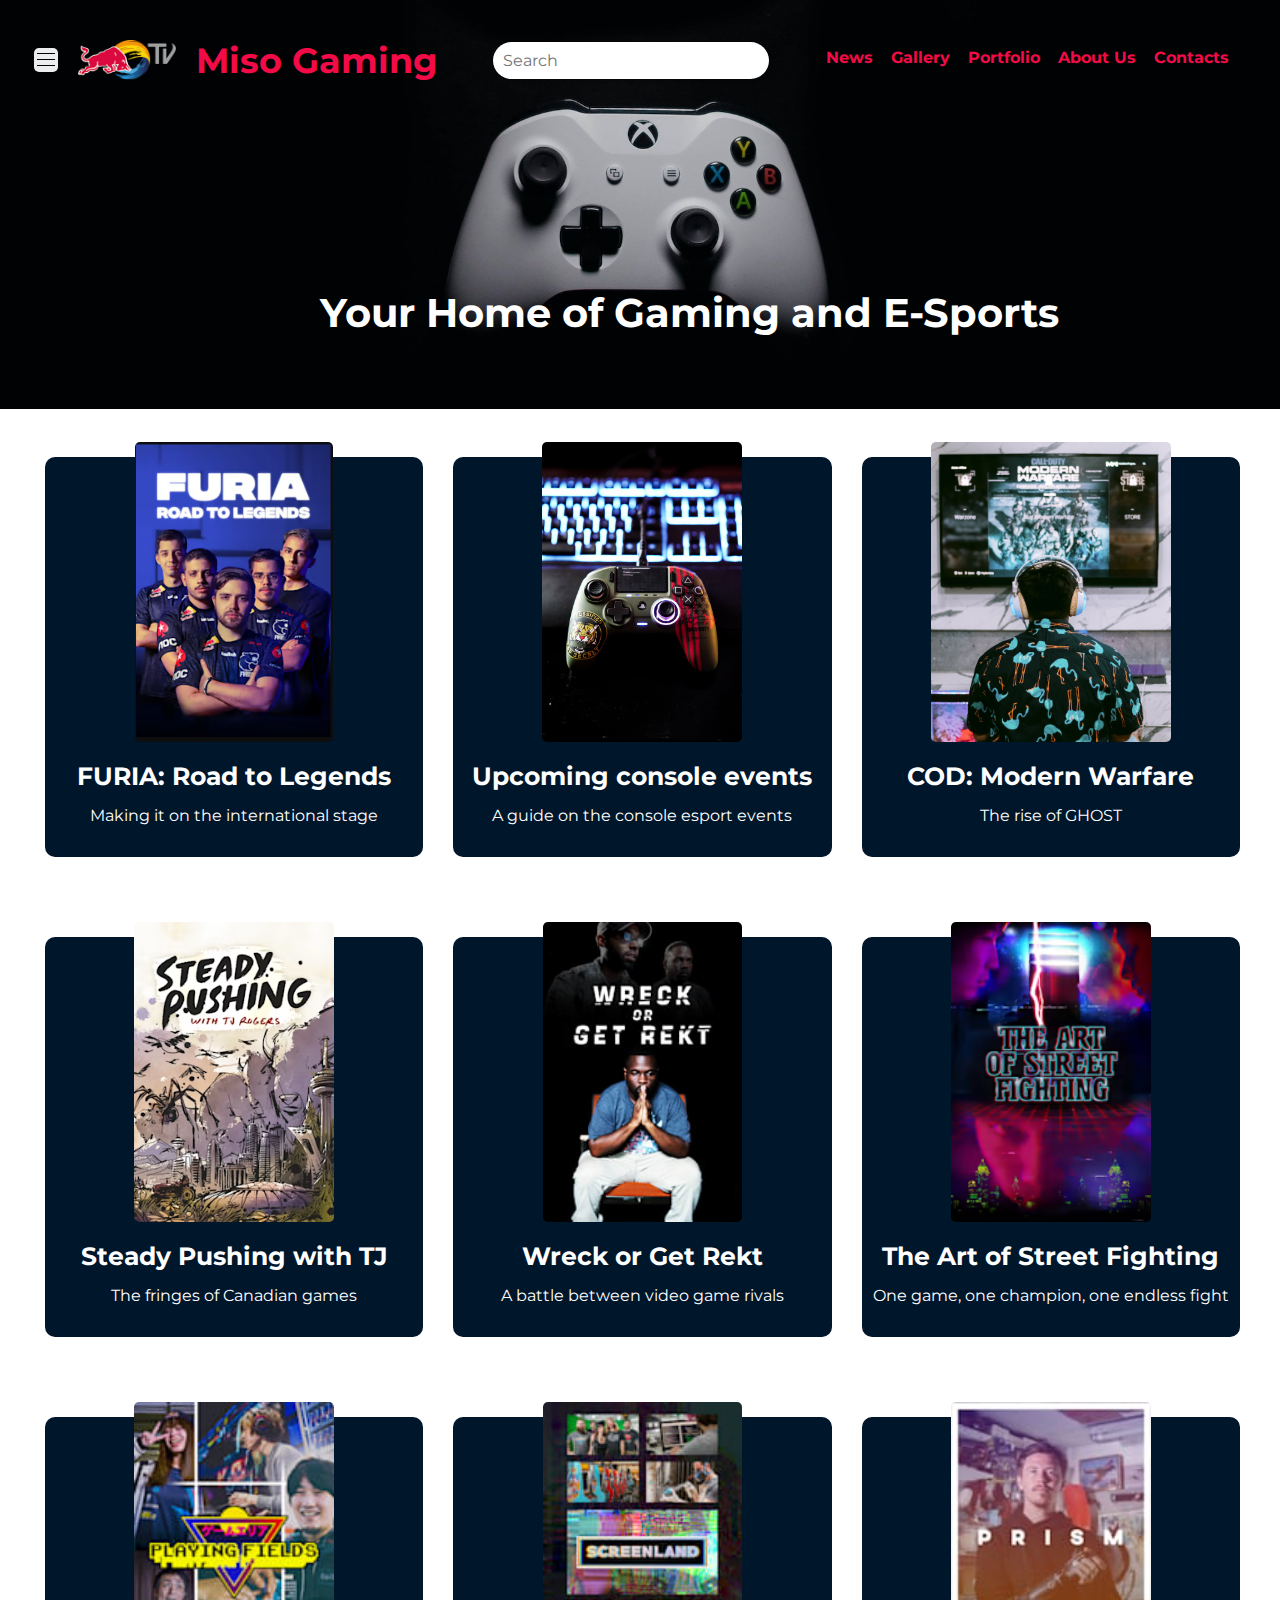
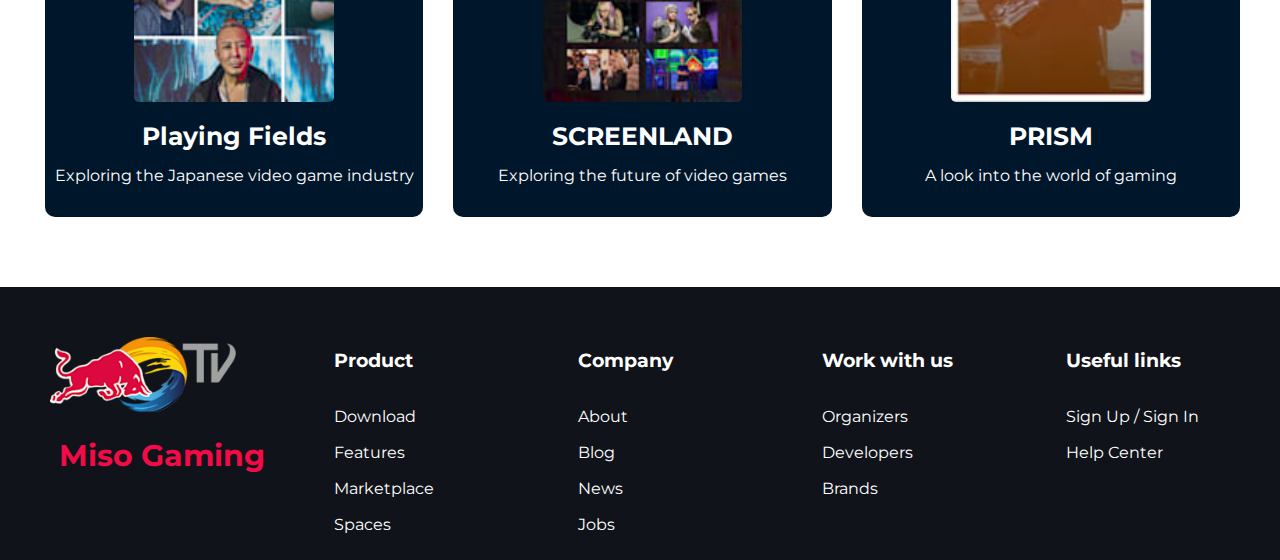
<file: index.html>
<!DOCTYPE html>
<html lang="en">
  <head>
    <meta charset="UTF-8" />
    <meta http-equiv="X-UA-Compatible" content="IE=edge" />
    <meta name="viewport" content="width=device-width, initial-scale=1.0" />
    <title>Miso Gaming</title>
    <link rel="preconnect" href="https://fonts.googleapis.com" />
    <link rel="preconnect" href="https://fonts.gstatic.com" crossorigin />
    <link
      href="https://fonts.googleapis.com/css2?family=Montserrat:wght@400;700&display=swap"
      rel="stylesheet"
    />

    <link rel="preconnect" href="https://fonts.googleapis.com" />
    <link rel="preconnect" href="https://fonts.gstatic.com" crossorigin />
    <link
      href="https://fonts.googleapis.com/css2?family=Macondo&display=swap"
      rel="stylesheet"
    />

    <link rel="stylesheet" href="styles/header.css" />
    <link rel="stylesheet" href="styles/general.css" />
    <link rel="stylesheet" href="styles/main.css" />
    <link rel="stylesheet" href="styles/pagedown.css" />
  </head>
  <body>
    <div class="image-view">
      <div class="header">
        <div class="color-overlay"></div>
        <div class="header-content">
          <div class="left-section">
            <img class="hamburger-menu" src="Icons/hamburger-menu.svg" alt="" />
            <img class="site-logo" src="images/redbulltv.png" alt="" />
            <div class="site-name">Miso Gaming</div>
          </div>

          <div class="middle-section">
            <input class="search-bar" type="text" placeholder="Search" />
          </div>
          <div class="right-section">
            <nav>
              <a class="nav-content" href="news.html"><div>News</div></a>
              <a class="nav-content" href="gallery.html"><div>Gallery</div></a>
              <a class="nav-content" href="portfolio.html"
                ><div>Portfolio</div></a
              >
              <a class="nav-content" href="about.html"><div>About Us</div></a>
              <a class="nav-content" href="contact.html"><div>Contacts</div></a>
            </nav>
          </div>
        </div>
      </div>

      <div class="tag">Your Home of Gaming and E-Sports</div>
    </div>

    <div class="home">
      <div class="event-preview">
        <div class="event-image">
          <img class="event-pic" src="images/event3.PNG" alt="" />
        </div>
        <div class="event-title">FURIA: Road to Legends</div>
        <div class="event-details">Making it on the international stage</div>
      </div>

      <div class="event-preview">
        <div class="event-image">
          <img class="event-pic" src="images/event 4.jpg" alt="" />
        </div>
        <div class="event-title">Upcoming console events</div>
        <div class="event-details">A guide on the console esport events</div>
      </div>

      <div class="event-preview">
        <div class="event-image">
          <img class="event-pic" src="images/event5.jpg" alt="" />
        </div>
        <div class="event-title">COD: Modern Warfare</div>
        <div class="event-details">The rise of GHOST</div>
      </div>

      <div class="event-preview">
        <div class="event-image">
          <img class="event-pic" src="images/event7.jpg" alt="" />
        </div>
        <div class="event-title">Steady Pushing with TJ</div>
        <div class="event-details">The fringes of Canadian games</div>
      </div>

      <div class="event-preview">
        <div class="event-image">
          <img class="event-pic" src="images/event8.jpg" alt="" />
        </div>
        <div class="event-title">Wreck or Get Rekt</div>
        <div class="event-details">A battle between video game rivals</div>
      </div>

      <div class="event-preview">
        <div class="event-image">
          <img class="event-pic" src="images/event9.avif" alt="" />
        </div>
        <div class="event-title">The Art of Street Fighting</div>
        <div class="event-details">
          One game, one champion, one endless fight
        </div>
      </div>

      <div class="event-preview">
        <div class="event-image">
          <img class="event-pic" src="images/event10.jpg" alt="" />
        </div>
        <div class="event-title">Playing Fields</div>
        <div class="event-details">
          Exploring the Japanese video game industry
        </div>
      </div>

      <div class="event-preview">
        <div class="event-image">
          <img class="event-pic" src="images/event11.jpg" alt="" />
        </div>
        <div class="event-title">SCREENLAND</div>
        <div class="event-details">Exploring the future of video games</div>
      </div>

      <div class="event-preview">
        <div class="event-image">
          <img class="event-pic" src="images/event12.jpg" alt="" />
        </div>
        <div class="event-title">PRISM</div>
        <div class="event-details">A look into the world of gaming</div>
      </div>
    </div>

    <div class="bottom-container">
      <div>
        <img class="site-logo-fnal" src="images/redbulltv.png" alt="" />
        <div class="site-name1">Miso Gaming</div>
      </div>

      <div>
        <ul>
          <li><h3>Product</h3></li>
          <li>
            <a href="https://store.steampowered.com/" target="_blank"
              >Download</a
            >
          </li>
          <li><a href="gallery.html">Features</a></li>
          <li><a href="gallery.html">Marketplace</a></li>
          <li>
            <a href="https://twitter.com/TwitterGaming" target="_blank"
              >Spaces</a
            >
          </li>
        </ul>
      </div>

      <div>
        <ul>
          <li><h3>Company</h3></li>
          <a href="about.html">
            <li>About</li>
          </a>
          <li>
            <a href="https://blog.challengermode.com/" target="_blank">Blog</a>
          </li>
          <a href="news.html">
            <li>News</li>
          </a>
          <li>Jobs</li>
        </ul>
      </div>

      <div>
        <ul>
          <li><h3>Work with us</h3></li>
          <li><a href="contact.html">Organizers</a></li>
          <li><a href="contact.html">Developers</a></li>
          <li><a href="contact.html">Brands</a></li>
        </ul>
      </div>

      <div>
        <ul>
          <li><h3>Useful links</h3></li>
          <li><a href="login.html" target="_blank">Sign Up / Sign In</a></li>
          <a href="contact.html">
            <li>Help Center</li>
          </a>
        </ul>
      </div>
    </div>
  </body>
</html>
</file>
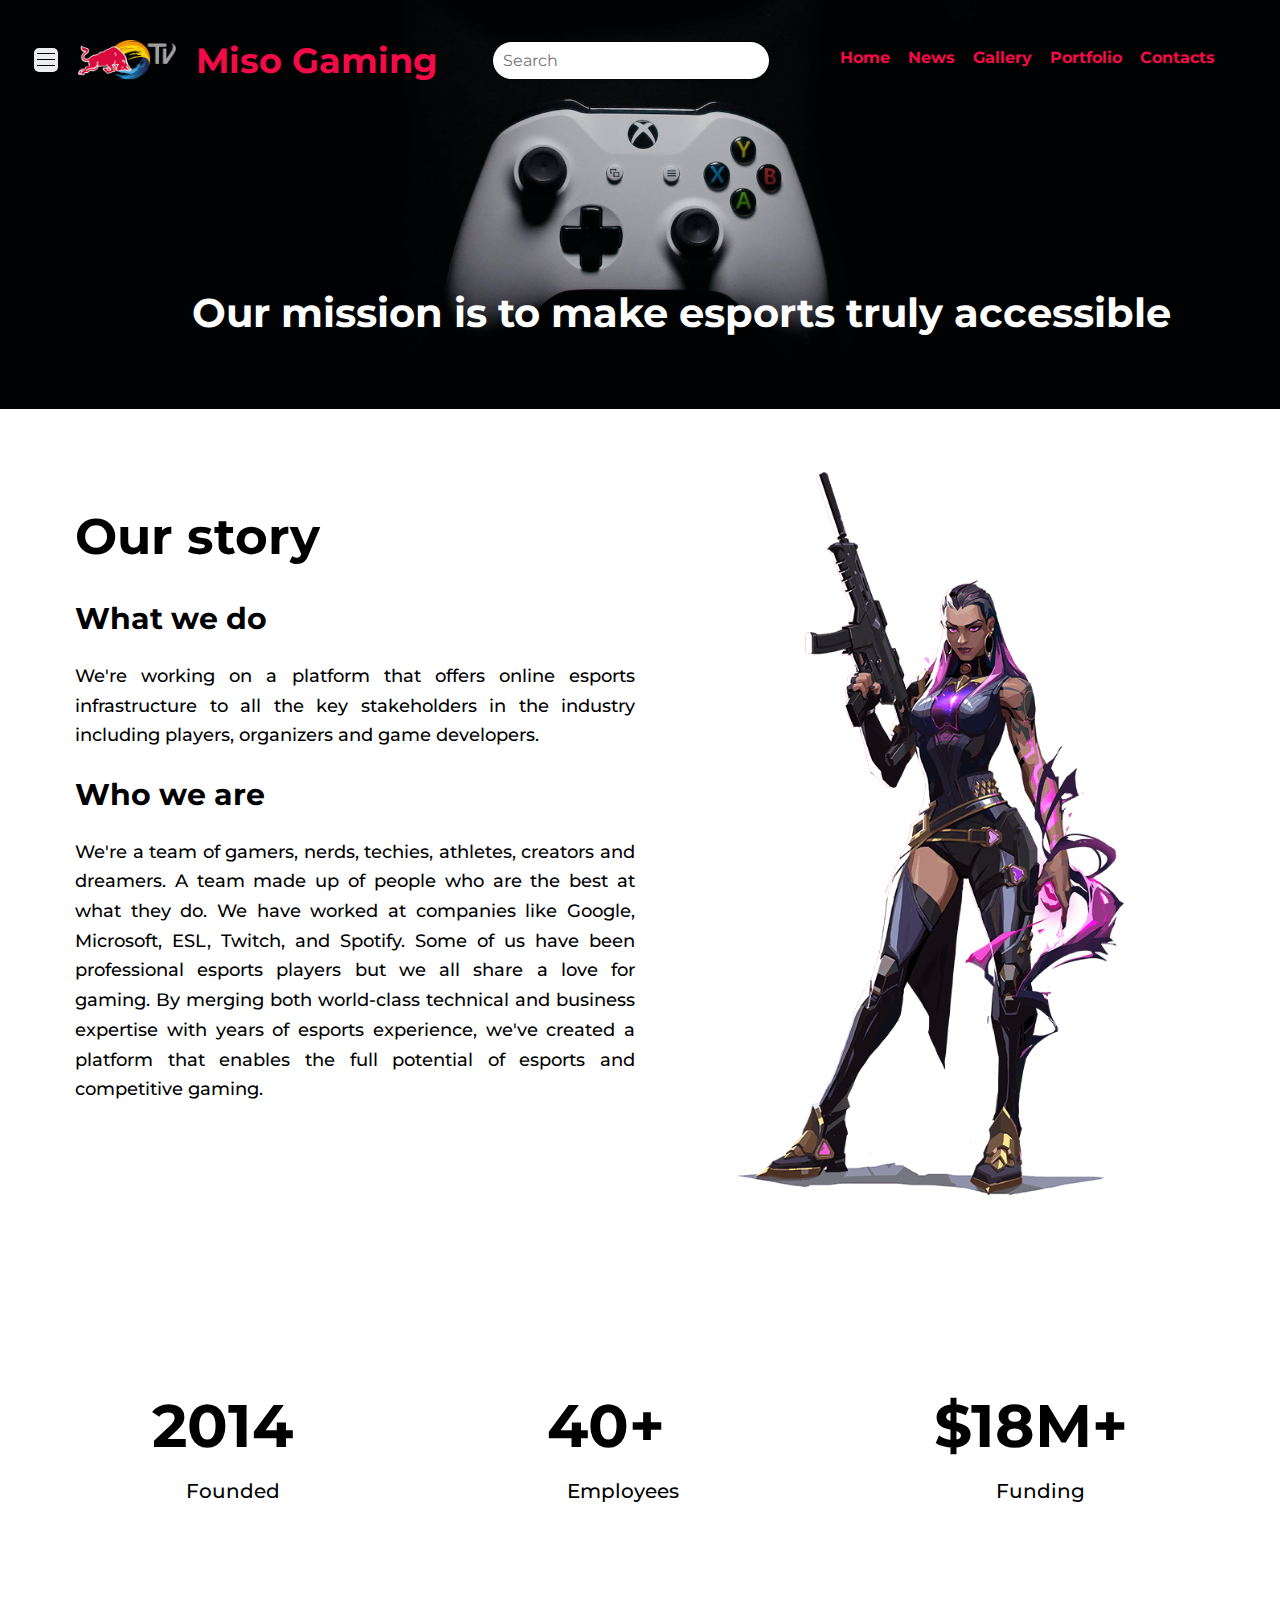
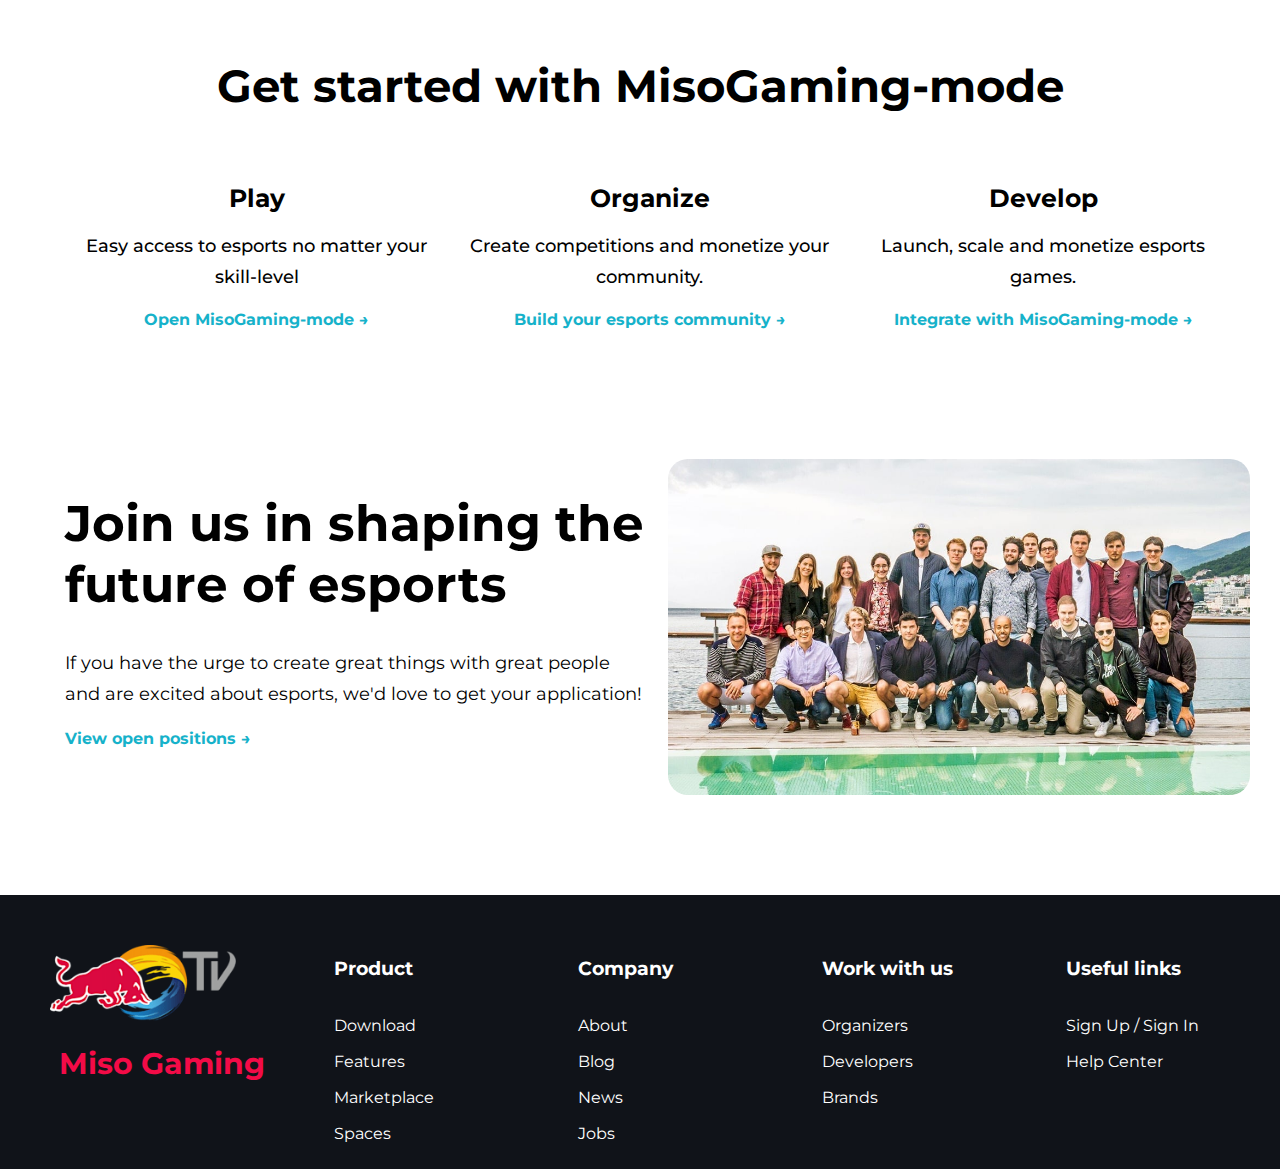
<file: about.html>
<!DOCTYPE html>
<html lang="en">
  <head>
    <meta charset="UTF-8" />
    <meta http-equiv="X-UA-Compatible" content="IE=edge" />
    <meta name="viewport" content="width=device-width, initial-scale=1.0" />
    <title>About Us</title>
    <link rel="preconnect" href="https://fonts.googleapis.com" />
    <link rel="preconnect" href="https://fonts.gstatic.com" crossorigin />
    <link
      href="https://fonts.googleapis.com/css2?family=Montserrat:wght@400;700&display=swap"
      rel="stylesheet"
    />

    <link rel="preconnect" href="https://fonts.googleapis.com" />
    <link rel="preconnect" href="https://fonts.gstatic.com" crossorigin />
    <link
      href="https://fonts.googleapis.com/css2?family=Macondo&display=swap"
      rel="stylesheet"
    />

    <link rel="stylesheet" href="styles/header.css" />
    <link rel="stylesheet" href="styles/general.css" />
    <link rel="stylesheet" href="styles/main.css" />
    <link rel="stylesheet" href="styles/about.css" />
    <link rel="stylesheet" href="styles/pagedown.css">
  </head>
  <body>
    <div class="image-view">
      <div class="header">
        <div class="color-overlay"></div>
        <div class="header-content">
          <div class="left-section">
            <img
              class="hamburger-menu"
              src="Icons/hamburger-menu.svg"
              alt=""
            />
            <img class="site-logo" src="images/redbulltv.png" alt="" />
            <div class="site-name">Miso Gaming</div>
          </div>

          <div class="middle-section">
            <input class="search-bar" type="text" placeholder="Search" />
          </div>
          <div class="right-section">
            <nav>
              <a class="nav-content" href="index.html"><div>Home</div></a>
              <a class="nav-content" href="news.html"><div>News</div></a>
              <a class="nav-content" href="gallery.html"><div>Gallery</div></a>
              <a class="nav-content" href="portfolio.html"><div>Portfolio</div></a>
              <a class="nav-content" href="contact.html"><div>Contacts</div></a>
            </nav>
          </div>
        </div>
      </div>

      <div class="tag">Our mission is to make esports truly accessible</div>
    </div>
    <div class="landing-page">
      <div class="left-landing-page">
        <div><h1>Our story</h1></div>
        <div><h2>What we do</h2></div>
        <div>
          <p>
            We're working on a platform that offers online esports
            infrastructure to all the key stakeholders in the industry including
            players, organizers and game developers.
          </p>
        </div>

        <div><h2>Who we are</h2></div>
        <div>
          <p>
            We're a team of gamers, nerds, techies, athletes, creators and
            dreamers. A team made up of people who are the best at what they do.
            We have worked at companies like Google, Microsoft, ESL, Twitch, and
            Spotify. Some of us have been professional esports players but we
            all share a love for gaming. By merging both world-class technical
            and business expertise with years of esports experience, we've
            created a platform that enables the full potential of esports and
            competitive gaming.
          </p>
        </div>
      </div>

      <div class="right-landing-page">
        <img src="images/imageabout.png" alt="" />
      </div>
    </div>

    <div class="landing-1">
      <div class="main-landing1">
        <p class="main-p">2014</p>
        <p class="main-p-def">Founded</p>
      </div>
      <div>
        <p class="main-p">40+</p>
        <p class="main-p-def">Employees</p>
      </div>
      <div>
        <p class="main-p">$18M+</p>
        <p class="main-p-def">Funding</p>
      </div>
    </div>

    <div class="landing-title">Get started with MisoGaming-mode</div>

    <div class="landing-2">
      <div class="landing-cont-1">
        <div class="landing-cont-title">Play</div>
        <div>
          <p class="p1">Easy access to esports no matter your skill-level</p>
        </div>
        <div><a href="#">Open MisoGaming-mode &#x2192</a></div>
      </div>

      <div class="landing-cont-1">
        <div>
          <div class="landing-cont-title">Organize</div>
          <div>
            <p class="p1">Create competitions and monetize your community.</p>
          </div>
        </div>
        <div><a href="#">Build your esports community &#x2192</a></div>
      </div>

      <div class="landing-cont-1">
        <div>
          <div class="landing-cont-title">Develop</div>
          <div><p class="p1">Launch, scale and monetize esports games.</p></div>          
      </div>
      <div><a href="#">Integrate with MisoGaming-mode &#x2192</a></div>
    </div>
</div>
<div class="last-page">
  <div>
    <h1>Join us in shaping the future of esports</h1>
    <span>If you have the urge to create great things with great people and are excited about esports, we'd love to get your application!</span>
    <div class="tag-final"><a href="#">View open positions &#x2192</a></div>
  </div>
  
  <div>
    <img class="team-img" src="images/image11.jpg" alt="team=image">
  </div>

</div>

<div class="bottom-container">
  <div>
    <img class="site-logo-fnal" src="images/redbulltv.png" alt="" />
    <div class="site-name1">Miso Gaming</div>
  </div>

  <div>
    <ul>
      <li><h3>Product</h3></li>
      <li><a href="https://store.steampowered.com/" target="_blank"
        >Download</a
      ></li>
      <li><a href="gallery.html">Features</a></li>
      <li><a href="gallery.html">Marketplace</a></li>
      <li><a href="https://twitter.com/TwitterGaming" target="_blank">Spaces</a></li>
    </ul>
  </div>

  <div>
    <ul>
      <li><h3>Company</h3></li>
      <a href="about.html">
        <li>About</li>
      </a>
      <li><a href="https://blog.challengermode.com/" target="_blank">Blog</a></li>
      <a href="news.html">
        <li>News</li>
      </a>
      <li>Jobs</li>
    </ul>
  </div>

  <div>
    <ul>
      <li><h3>Work with us</h3></li>
      <li><a href="contact.html">Organizers</a></li>
      <li><a href="contact.html">Developers</a></li>
      <li><a href="contact.html">Brands</a></li>
    </ul>
  </div>

  <div>
    <ul>
      <li><h3>Useful links</h3></li>
      <li><a href="login.html" target="_blank">Sign Up / Sign In</a></li>
      <a href="contact.html">
        <li>Help Center</li>
      </a>
    </ul>
  </div>
</div>
  </body>
</html>
</file>
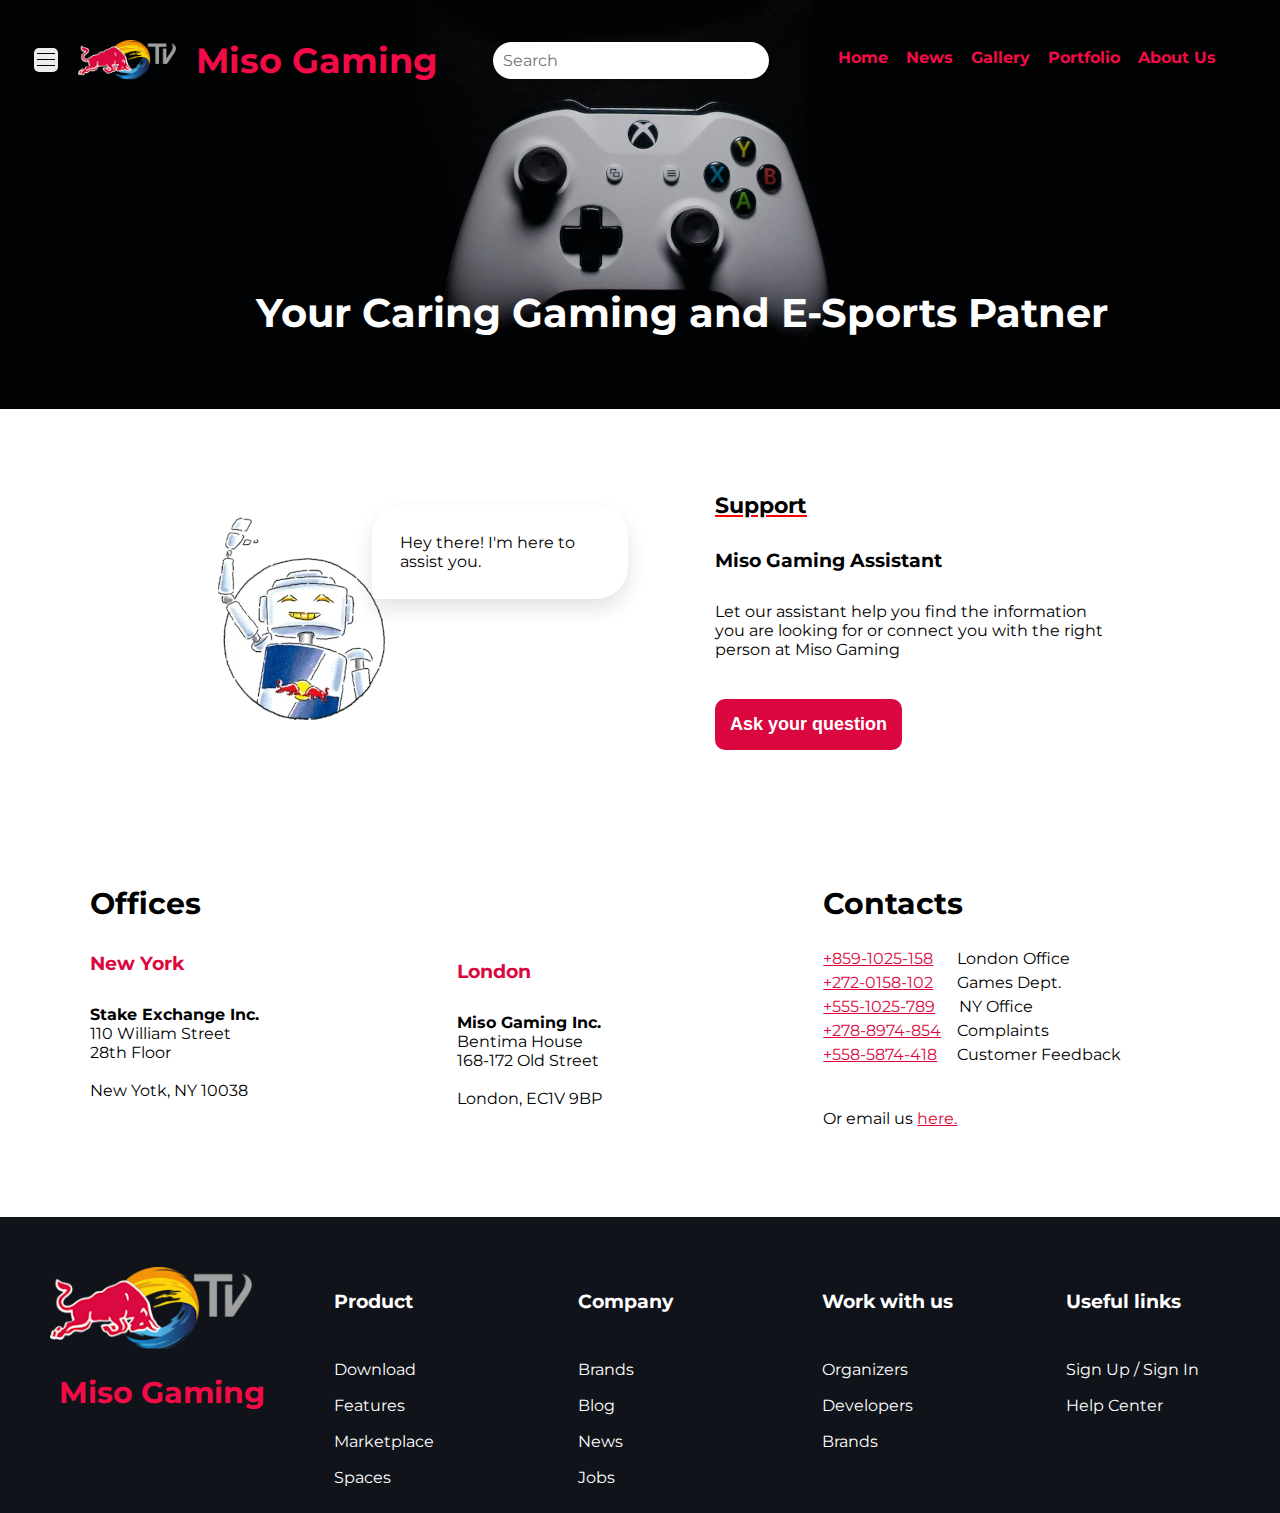
<file: contact.html>
<!DOCTYPE html>
<html lang="en">
  <head>
    <meta charset="UTF-8" />
    <meta http-equiv="X-UA-Compatible" content="IE=edge" />
    <meta name="viewport" content="width=device-width, initial-scale=1.0" />
    <title>Contact</title>
    <link rel="preconnect" href="https://fonts.googleapis.com" />
    <link rel="preconnect" href="https://fonts.gstatic.com" crossorigin />
    <link
      href="https://fonts.googleapis.com/css2?family=Montserrat:wght@400;700&display=swap"
      rel="stylesheet"
    />

    <link rel="preconnect" href="https://fonts.googleapis.com" />
    <link rel="preconnect" href="https://fonts.gstatic.com" crossorigin />
    <link
      href="https://fonts.googleapis.com/css2?family=Macondo&display=swap"
      rel="stylesheet"
    />

    <link rel="stylesheet" href="styles/header.css" />
    <link rel="stylesheet" href="styles/general.css" />
    <link rel="stylesheet" href="styles/main.css" />
    <link rel="stylesheet" href="styles/contact.css" />
    <link rel="stylesheet" href="styles/pagedown.css" />
  </head>
  <body>
    <div class="image-view">
      <div class="header">
        <div class="color-overlay"></div>
        <div class="header-content">
          <div class="left-section">
            <img class="hamburger-menu" src="Icons/hamburger-menu.svg" alt="" />
            <img class="site-logo" src="images/redbulltv.png" alt="" />
            <div class="site-name">Miso Gaming</div>
          </div>

          <div class="middle-section">
            <input class="search-bar" type="text" placeholder="Search" />
          </div>
          <div class="right-section">
            <nav>
              <a class="nav-content" href="index.html"><div>Home</div></a>
              <a class="nav-content" href="news.html"><div>News</div></a>
              <a class="nav-content" href="gallery.html"><div>Gallery</div></a>
              <a class="nav-content" href="portfolio.html"
                ><div>Portfolio</div></a
              >
              <a class="nav-content" href="about.html"><div>About Us</div></a>
            </nav>
          </div>
        </div>
      </div>

      <div class="tag">Your Caring Gaming and E-Sports Patner</div>
    </div>
    <div class="landpage">
      <div class="teaser-animation-container">
        <img src="images/help.webp" alt="" />
        <div class="bubble-container">
          <p class="bubble-text">Hey there! I'm here to assist you.</p>
        </div>
      </div>
      <div>
        <span>Support</span>
        <h3>Miso Gaming Assistant</h3>
        <p class="help">
          Let our assistant help you find the information you are looking for or
          connect you with the right person at Miso Gaming
        </p>
        <div><button>Ask your question</button></div>
      </div>
    </div>
    <div class="address-container">
      <div class="add1">
        <div class="add-title"><h2>Offices</h2></div>
        <h3 class="add-office">New York</h3>
        <address>
          <strong>Stake Exchange Inc.</strong> <br />
          110 William Street <br />
          28th Floor <br />
          <br />
          New Yotk, NY 10038 <br />
        </address>
      </div>
      <div class="add2">
        <h3 class="add-office">London</h3>
        <address>
          <strong> Miso Gaming Inc.</strong> <br />
          Bentima House <br />
          168-172 Old Street <br />
          <br />
          London, EC1V 9BP <br />
        </address>
      </div>
      <div class="add3">
        <div class="add-title"><h2>Contacts</h2></div>
        <address>
          <a href="tel:+859-1025-158">+859-1025-158</a> &nbsp &nbsp &nbspLondon
          Office <br />
          <a href="tel:+272-0158-102">+272-0158-102</a> &nbsp &nbsp &nbspGames
          Dept.
          <br />
          <a href="tel:+555-1025-789">+555-1025-789</a> &nbsp &nbsp &nbspNY
          Office
          <br />
          <a href="tel:+278-8974-854">+278-8974-854</a> &nbsp &nbspComplaints
          <br />
          <a href="tel:+558-5874-418">+558-5874-418</a> &nbsp &nbsp Customer
          Feedback <br />
          <br />
          <p>Or email us <a href="mailto:misogaming@MBInc.com">here.</a></p>
        </address>
      </div>
    </div>

    <div class="bottom-container">
      <div>
        <img class="site-logo-fnal" src="images/redbulltv.png" alt="" />
        <div class="site-name1">Miso Gaming</div>
      </div>

      <div>
        <ul>
          <li><h3>Product</h3></li>
          <li>
            <a href="https://store.steampowered.com/" target="_blank"
              >Download</a
            >
          </li>
          <li><a href="gallery.html">Features</a></li>
          <li><a href="gallery.html">Marketplace</a></li>
          <li>
            <a href="https://twitter.com/TwitterGaming" target="_blank"
              >Spaces</a
            >
          </li>
        </ul>
      </div>

      <div>
        <ul>
          <li><h3>Company</h3></li>
          <a href="about.html">
            <li>
              <a
                href="https://www.rookieroad.com/esports/top-10-esports-brands/"
                target="_blank"
                >Brands</a
              >
            </li>
          </a>
          <li>
            <a href="https://blog.challengermode.com/" target="_blank">Blog</a>
          </li>
          <a href="news.html">
            <li>News</li>
          </a>
          <li>Jobs</li>
        </ul>
      </div>

      <div>
        <ul>
          <li><h3>Work with us</h3></li>
          <li><a href="contact.html">Organizers</a></li>
          <li><a href="contact.html">Developers</a></li>
          <li><a href="contact.html">Brands</a></li>
        </ul>
      </div>

      <div>
        <ul>
          <li><h3>Useful links</h3></li>
          <li><a href="login.html" target="_blank">Sign Up / Sign In</a></li>
          <a href="/contact.html">
            <li>Help Center</li>
          </a>
        </ul>
      </div>
    </div>
  </body>
</html>
</file>
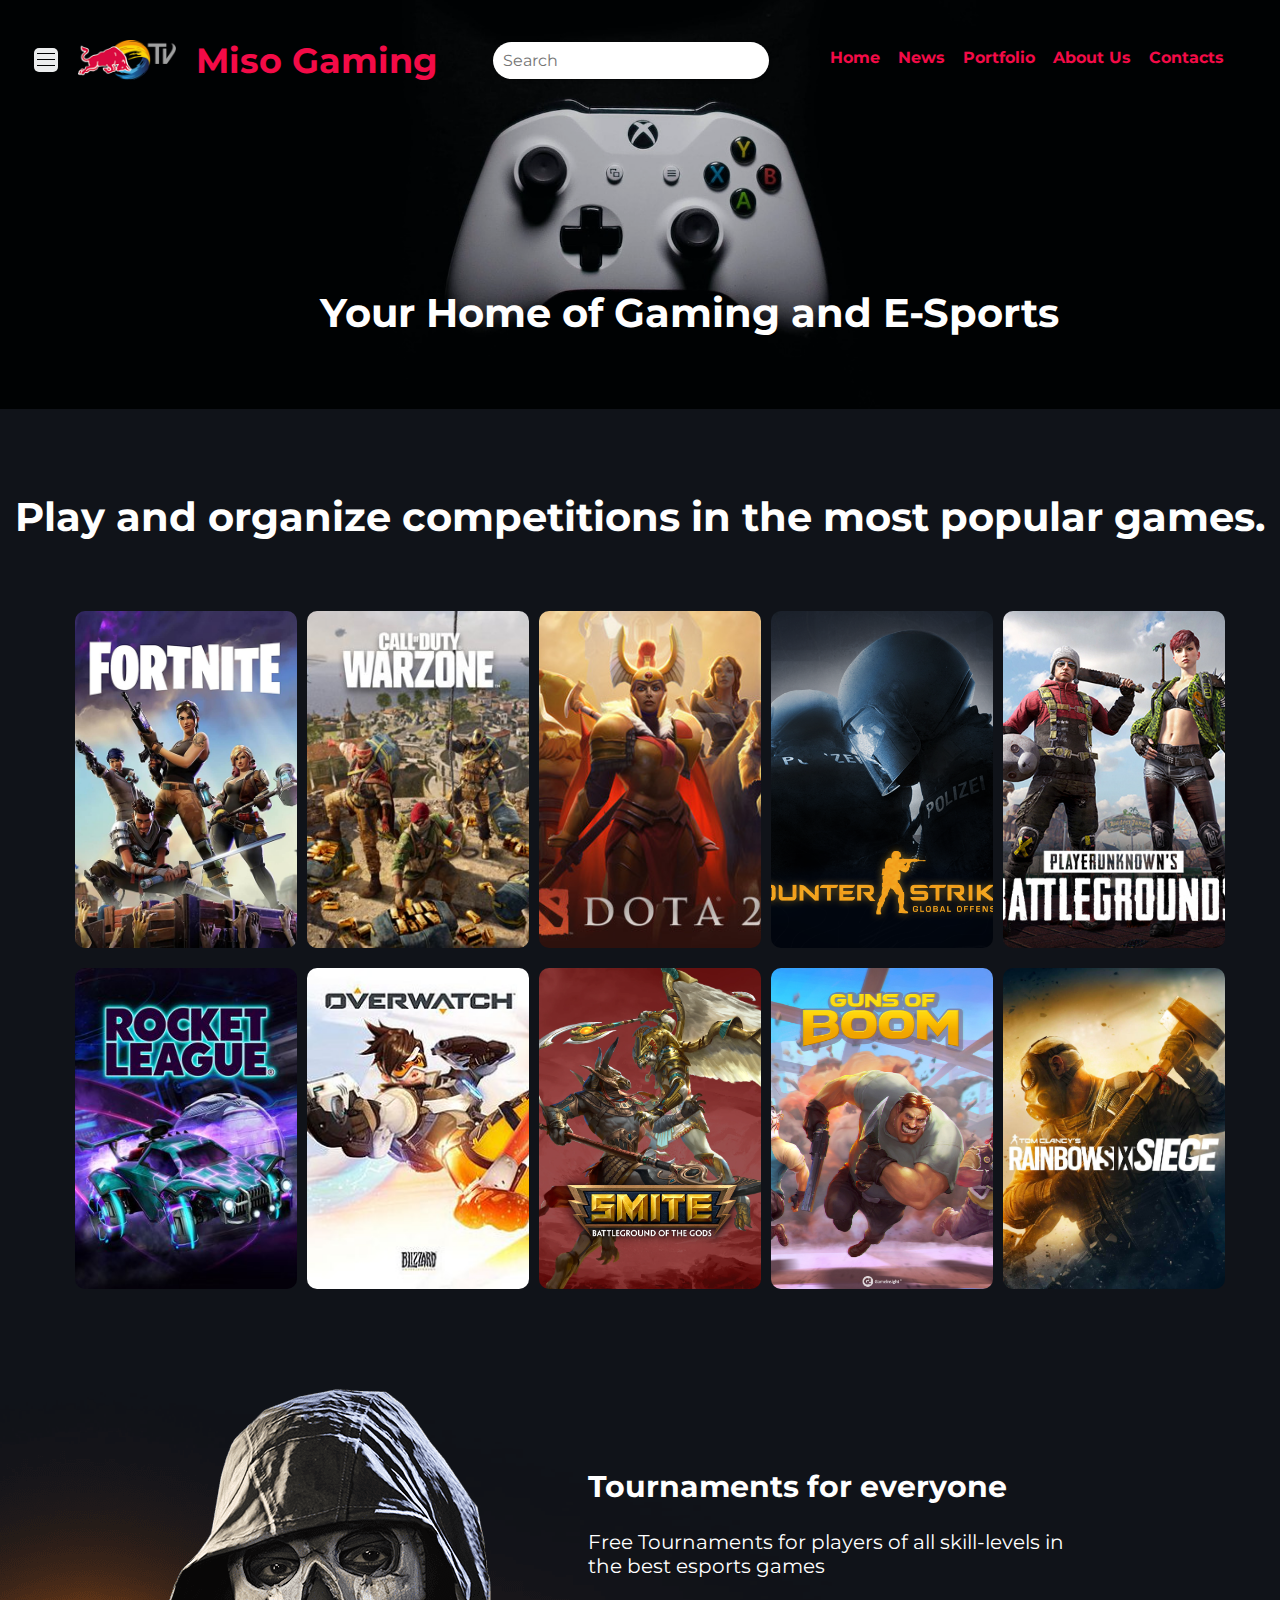
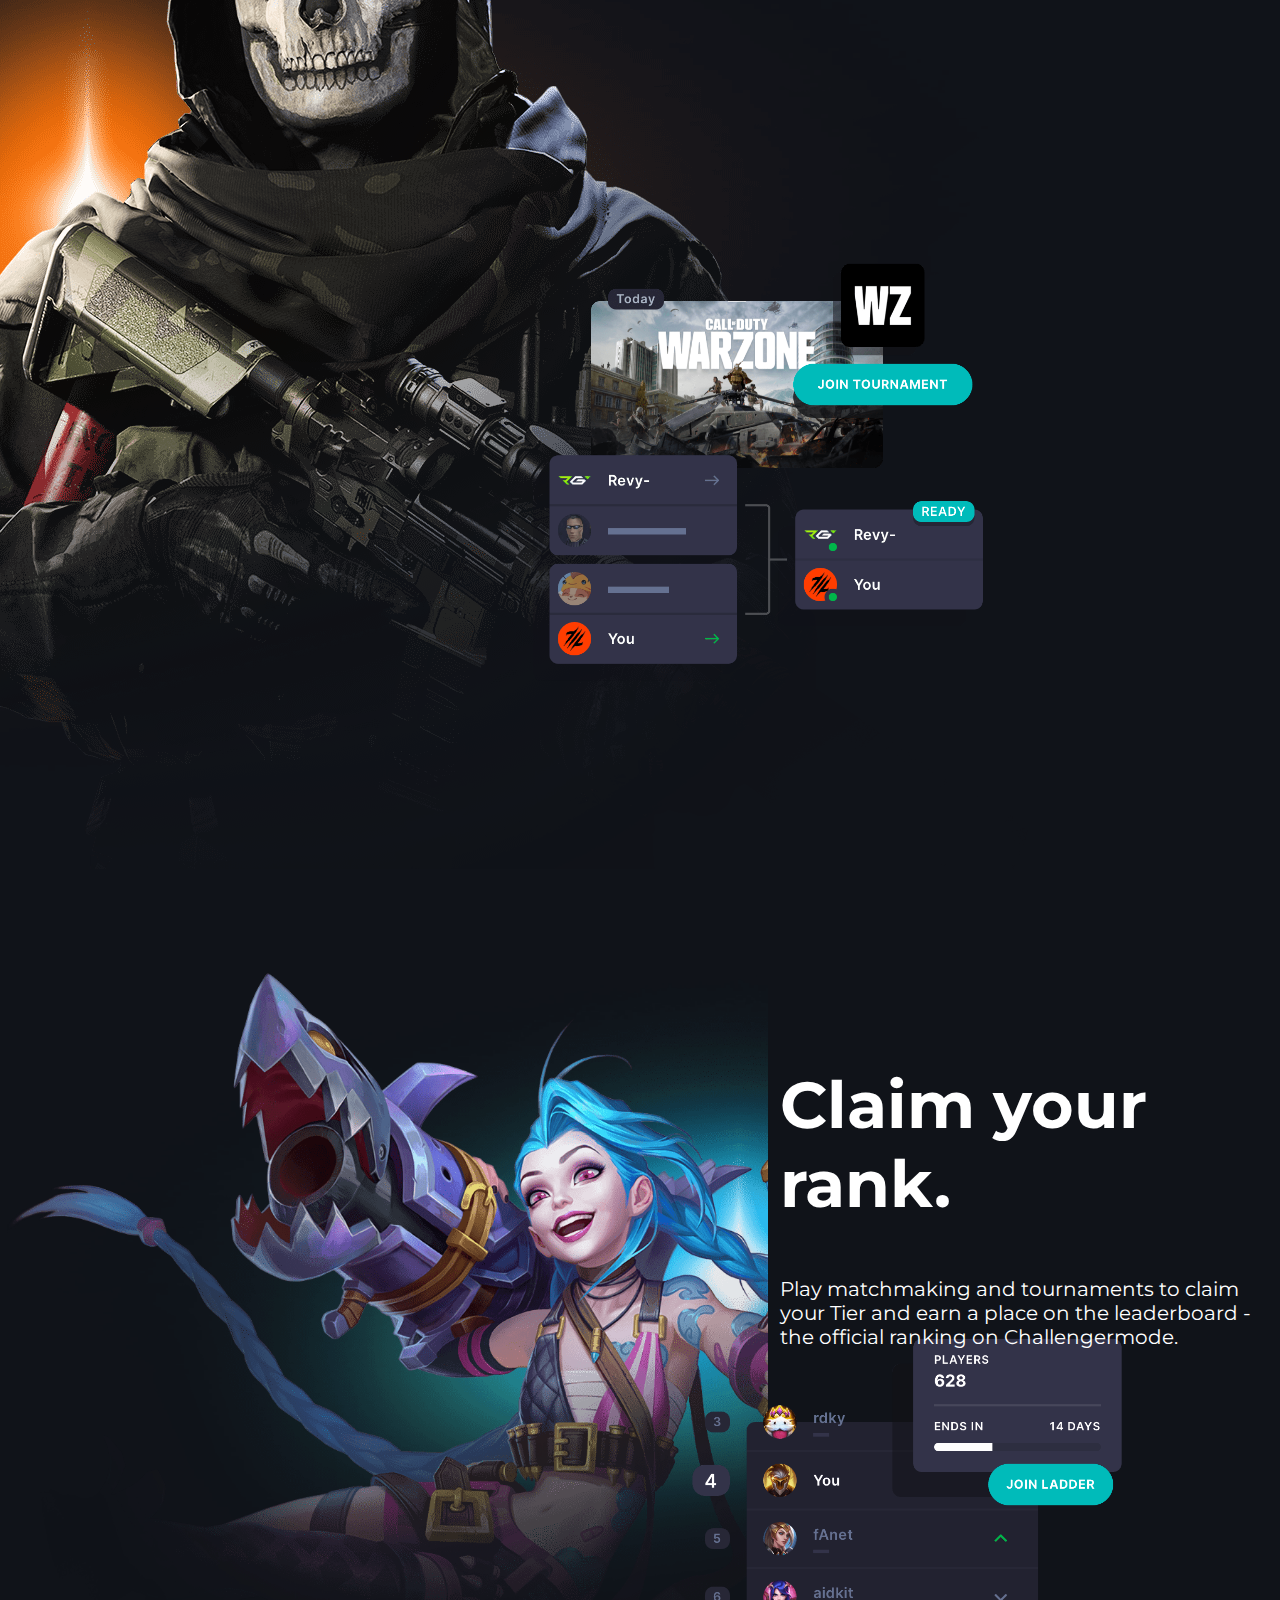
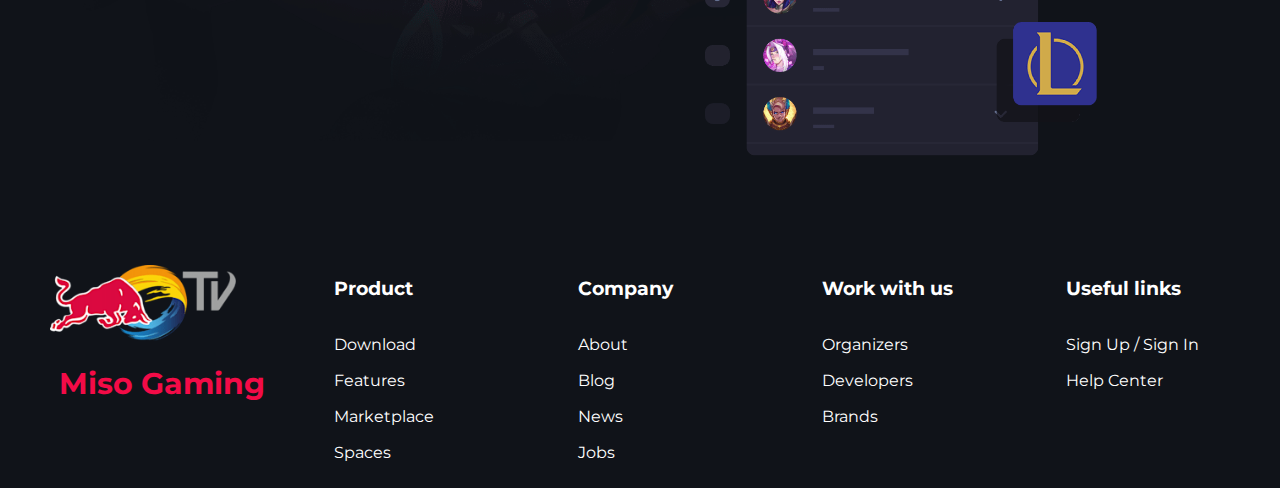
<file: gallery.html>
<!DOCTYPE html>
<html lang="en">
  <head>
    <meta charset="UTF-8" />
    <meta http-equiv="X-UA-Compatible" content="IE=edge" />
    <meta name="viewport" content="width=device-width, initial-scale=1.0" />
    <title>Gallery</title>
    <link rel="preconnect" href="https://fonts.googleapis.com" />
    <link rel="preconnect" href="https://fonts.gstatic.com" crossorigin />
    <link
      href="https://fonts.googleapis.com/css2?family=Montserrat:wght@400;700&display=swap"
      rel="stylesheet"
    />

    <link rel="preconnect" href="https://fonts.googleapis.com" />
    <link rel="preconnect" href="https://fonts.gstatic.com" crossorigin />
    <link
      href="https://fonts.googleapis.com/css2?family=Macondo&display=swap"
      rel="stylesheet"
    />

    <link rel="stylesheet" href="styles/header.css" />
    <link rel="stylesheet" href="styles/general.css" />
    <link rel="stylesheet" href="styles/main.css" />
    <link rel="stylesheet" href="styles/pagedown.css" />
    <link rel="stylesheet" href="styles/gallery.css" />
  </head>
  <body>
    <div class="image-view">
      <div class="header">
        <div class="color-overlay"></div>
        <div class="header-content">
          <div class="left-section">
            <img class="hamburger-menu" src="Icons/hamburger-menu.svg" alt="" />
            <img class="site-logo" src="images/redbulltv.png" alt="" />
            <div class="site-name">Miso Gaming</div>
          </div>

          <div class="middle-section">
            <input class="search-bar" type="text" placeholder="Search" />
          </div>
          <div class="right-section">
            <nav>
              <a class="nav-content" href="index.html"><div>Home</div></a>
              <a class="nav-content" href="news.html"><div>News</div></a>
              <a class="nav-content" href="portfolio.html"
                ><div>Portfolio</div></a
              >
              <a class="nav-content" href="about.html"><div>About Us</div></a>
              <a class="nav-content" href="contact.html"><div>Contacts</div></a>
            </nav>
          </div>
        </div>
      </div>

      <div class="tag">Your Home of Gaming and E-Sports</div>
    </div>

    <div class="gallery-title">
      Play and organize competitions in the most popular games.
    </div>

    <div class="gallery-container">
      <div class="image-cont">
        <img
          class="games-img"
          src="images/gallery2.jpg"
          alt="fortnite game pic"
        />
      </div>

      <div class="image-cont">
        <img class="games-img" src="images/gallery3.jpg" alt="COD warzone" />
      </div>

      <div class="image-cont">
        <img
          class="games-img"
          src="images/gallery4.jpg"
          alt="Dota 2 game pic"
        />
      </div>
      <div class="image-cont">
        <img class="games-img" src="images/gallery5.jpg" alt="CS Go game pic" />
      </div>
      <div class="image-cont">
        <img class="games-img" src="images/gallery6.jpg" alt="PUBG game pic" />
      </div>
      <div class="image-cont">
        <img
          class="games-img"
          src="images/gallery7.jpg"
          alt="Rocket league game pic"
        />
      </div>
      <div class="image-cont">
        <img
          class="games-img"
          src="images/gallery8.jpg"
          alt="Overwatch game pic"
        />
      </div>

      <div class="image-cont">
        <img
          class="games-img"
          src="images/gallery10.jpg"
          alt="Smite game pic"
        />
      </div>

      <div class="image-cont">
        <img
          class="games-img"
          src="images/gallery11.jpg"
          alt="Guns of Boom game pic"
        />
      </div>
      <div class="image-cont">
        <img
          class="games-img"
          src="images/gallery12.jpg"
          alt="Rainbow six siege game pic"
        />
      </div>
    </div>

    <div class="ghost-container">
      <img src="images/ghost.png" alt="" />
      <div class="img-cont-ghost">
        <img class="img-cont" src="images/gallery13.jpg" alt="" />
      </div>
      <div class="ghost-info">
        <h2>Tournaments for everyone</h2>
        <p>
          Free Tournaments for players of all skill-levels in the best esports
          games
        </p>
      </div>
    </div>

    <div class="legend-container">
      <img class="legend-image" src="images/legend.png" alt="" />
      <div class="img-cont-legend">
        <img class="img-cont1" src="images/legend2.png" alt="" />
      </div>
      <div class="legend-info">
        <h2>Claim your rank.</h2>
        <p>
          Play matchmaking and tournaments to claim your Tier and earn a place
          on the leaderboard - the official ranking on Challengermode.
        </p>
      </div>
    </div>
    <div class="bottom-container">
      <div>
        <img class="site-logo-fnal" src="images/redbulltv.png" alt="" />
        <div class="site-name1">Miso Gaming</div>
      </div>

      <div>
        <ul>
          <li><h3>Product</h3></li>
          <li>
            <a href="https://store.steampowered.com/" target="_blank"
              >Download</a
            >
          </li>
          <li><a href="gallery.html">Features</a></li>
          <li><a href="gallery.html">Marketplace</a></li>
          <li>
            <a href="https://twitter.com/TwitterGaming" target="_blank"
              >Spaces</a
            >
          </li>
        </ul>
      </div>

      <div>
        <ul>
          <li><h3>Company</h3></li>
          <a href="about.html">
            <li>About</li>
          </a>
          <li>
            <a href="https://blog.challengermode.com/" target="_blank">Blog</a>
          </li>
          <a href="news.html">
            <li>News</li>
          </a>
          <li>Jobs</li>
        </ul>
      </div>

      <div>
        <ul>
          <li><h3>Work with us</h3></li>
          <li><a href="contact.html">Organizers</a></li>
          <li><a href="contact.html">Developers</a></li>
          <li><a href="contact.html">Brands</a></li>
        </ul>
      </div>

      <div>
        <ul>
          <li><h3>Useful links</h3></li>
          <li><a href="login.html" target="_blank">Sign Up / Sign In</a></li>
          <a href="contact.html">
            <li>Help Center</li>
          </a>
        </ul>
      </div>
    </div>
  </body>
</html>
</file>
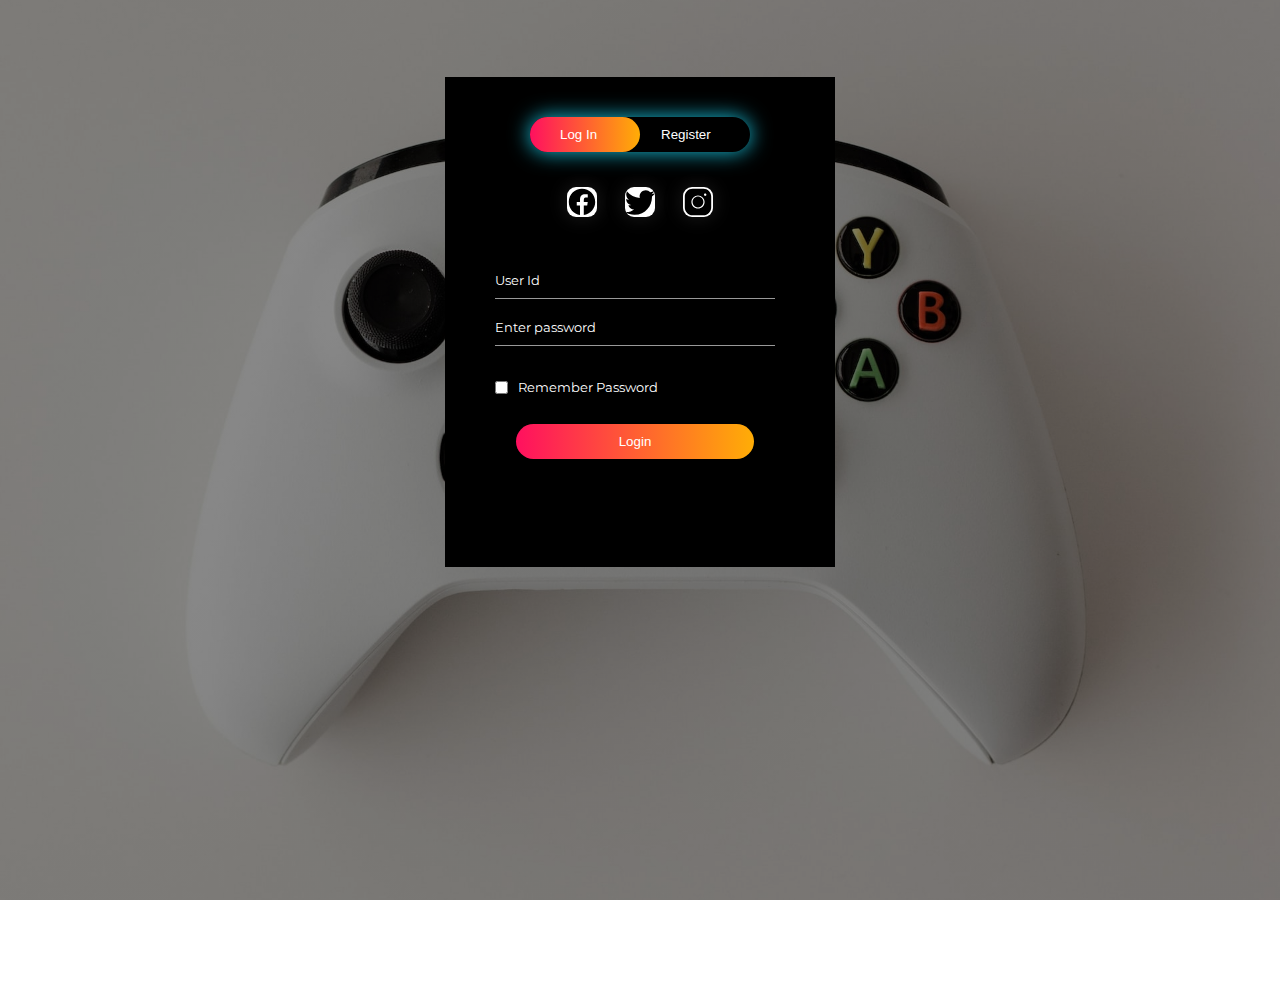
<file: login.html>
<!DOCTYPE html>
<html lang="en">
  <head>
    <meta charset="UTF-8" />
    <meta http-equiv="X-UA-Compatible" content="IE=edge" />
    <meta name="viewport" content="width=device-width, initial-scale=1.0" />
    <title>Login</title>
    <link rel="preconnect" href="https://fonts.googleapis.com" />
    <link rel="preconnect" href="https://fonts.gstatic.com" crossorigin />
    <link
      href="https://fonts.googleapis.com/css2?family=Montserrat:wght@400;700&display=swap"
      rel="stylesheet"
    />

    <link rel="preconnect" href="https://fonts.googleapis.com" />
    <link rel="preconnect" href="https://fonts.gstatic.com" crossorigin />
    <link
      href="https://fonts.googleapis.com/css2?family=Macondo&display=swap"
      rel="stylesheet"
    />

    <link rel="stylesheet" href="styles/header.css" />
    <link rel="stylesheet" href="styles/general.css" />
    <link rel="stylesheet" href="styles/main.css" />
    <link rel="stylesheet" href="styles/pagedown.css" />
    <link rel="stylesheet" href="styles/login.css" />
  </head>
  <body>
    <div class="hero">
      <div class="form-box">
        <div class="button-box">
          <div id="btn"></div>
          <button type="button" class="toggle-btn" onclick="login()">
            Log In
          </button>
          <button type="button" class="toggle-btn" onclick="register()">
            Register
          </button>
        </div>

        <div class="social-icons">
          <img src="Icons/icons8-facebook.svg" alt="Facebook logo" />
          <img src="Icons/icons8-twitter1.svg" alt="Twitter logo" />
          <img src="Icons/icons8-instagram.svg" alt="Instagram logo" />
        </div>

        <form id="login" class="input-group">
          <input
            type="text"
            class="input-field"
            placeholder="User Id"
            required
          />

          <input
            type="password"
            class="input-field"
            placeholder="Enter password"
            required
          />
          <input type="checkbox" class="check-box" /><span
            >Remember Password</span
          >
          <button type="submit" class="submit-btn">Login</button>
        </form>
        <form id="register" class="input-group">
          <input
            type="text"
            class="input-field"
            placeholder="User Id"
            required
          />
          <input
            type="email"
            class="input-field"
            placeholder="Email Id"
            required
          />

          <input
            type="password"
            class="input-field"
            placeholder="Enter password"
            required
          />
          <input type="checkbox" class="check-box" /><span
            >I agree to the terms & conditions</span
          >
          <button type="submit" class="submit-btn">Register</button>
        </form>
      </div>
    </div>

    <script>
      const x = document.getElementById("login");
      const y = document.getElementById("register");
      const z = document.getElementById("btn");

      function register() {
        x.style.left = "-400px";
        y.style.left = "50px";
        z.style.left = "110px";
      }

      function login() {
        x.style.left = "50px";
        y.style.left = "450px";
        z.style.left = "0px";
      }
    </script>
  </body>
</html>
</file>
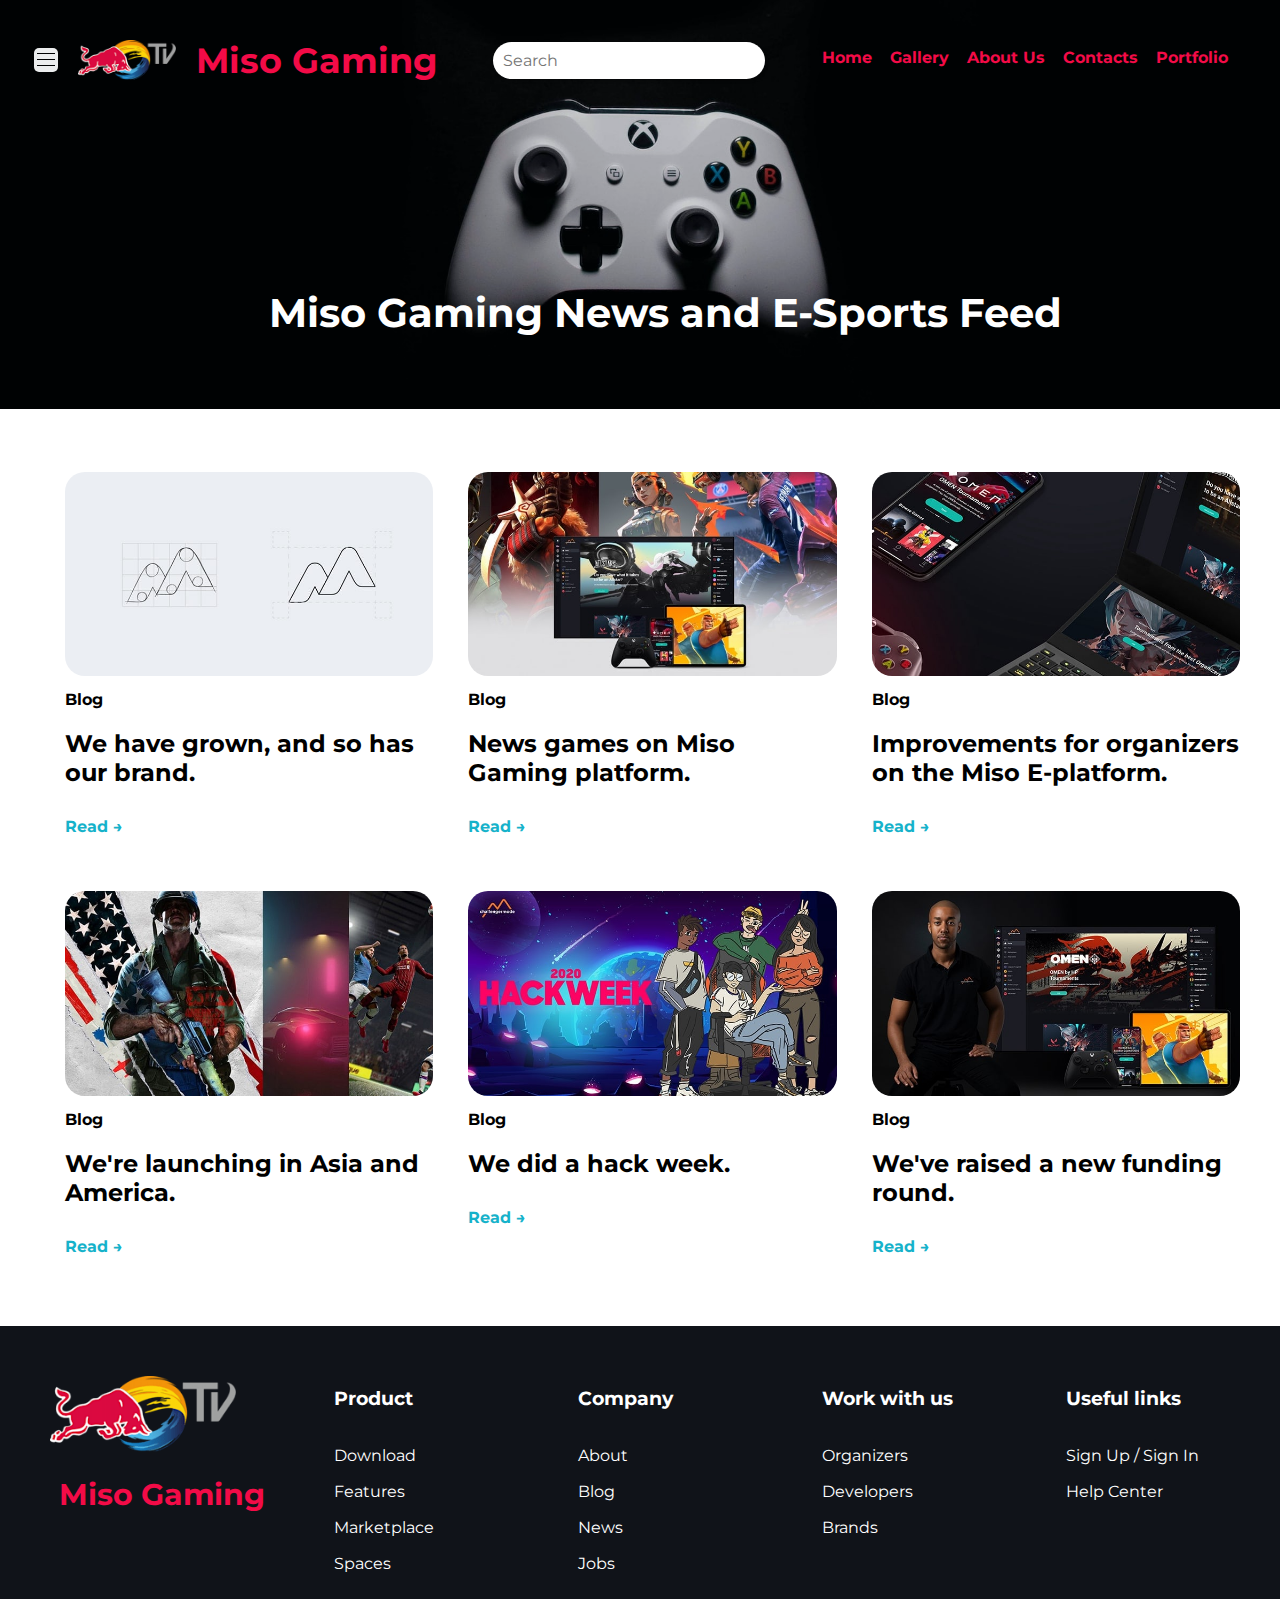
<file: news.html>
<!DOCTYPE html>
<html lang="en">
  <head>
    <meta charset="UTF-8" />
    <meta http-equiv="X-UA-Compatible" content="IE=edge" />
    <meta name="viewport" content="width=device-width, initial-scale=1.0" />
    <title>News</title>
    <link rel="preconnect" href="https://fonts.googleapis.com" />
    <link rel="preconnect" href="https://fonts.gstatic.com" crossorigin />
    <link
      href="https://fonts.googleapis.com/css2?family=Montserrat:wght@400;700&display=swap"
      rel="stylesheet"
    />

    <link rel="preconnect" href="https://fonts.googleapis.com" />
    <link rel="preconnect" href="https://fonts.gstatic.com" crossorigin />
    <link
      href="https://fonts.googleapis.com/css2?family=Macondo&display=swap"
      rel="stylesheet"
    />

    <link rel="stylesheet" href="styles/header.css" />
    <link rel="stylesheet" href="styles/general.css" />
    <link rel="stylesheet" href="styles/main.css" />
    <link rel="stylesheet" href="styles/news.css" />
    <link rel="stylesheet" href="styles/pagedown.css">
  </head>
  <body>
    <div class="image-view">
      <div class="header">
        <div class="color-overlay"></div>
        <div class="header-content">
          <div class="left-section">
            <img
              class="hamburger-menu"
              src="Icons/hamburger-menu.svg"
              alt=""
            />
            <img class="site-logo" src="images/redbulltv.png" alt="" />
            <div class="site-name">Miso Gaming</div>
          </div>

          <div class="middle-section">
            <input class="search-bar" type="text" placeholder="Search" />
          </div>
          <div class="right-section">
            <nav>
              <a class="nav-content" href="index.html"><div>Home</div></a>
              <a class="nav-content" href="gallery.html"><div>Gallery</div></a>
              <a class="nav-content" href="about.html"><div>About Us</div></a>
              <a class="nav-content" href="contact.html"><div>Contacts</div></a>
              <a class="nav-content" href="portfolio.html"><div>Portfolio</div></a>
            </nav>
          </div>
        </div>
      </div>

      <div class="tag">Miso Gaming News and E-Sports Feed</div>
    </div>

    <div class="landing-page">
      <div>
        <div>
         <a href="#"> <img class="news-pic" src="images/news1.jpg" alt="News 1 Pic" /></a>
        </div>
        <div class="news-info">
          <span>Blog</span>
          <h2><a class="tittle-tag" href="#">We have grown, and so has our brand.</a></h2>
        </div>
        <div class="tag-cont"><a href="">Read &#x2192</a></div>
      </div>

      <div>
        <div>
          <a href="#"><img class="news-pic" src="images/news2.jpg" alt="News 1 Pic" /></a>
        </div>
        <div class="news-info">
          <span>Blog</span>
          <h2><a class="tittle-tag" href="#">News games on Miso Gaming platform.</a></h2>
        </div>
        <div class="tag-cont"><a href="">Read &#x2192</a></div>
      </div>

      <div>
        <div>
          <a href="#"><img class="news-pic" src="images/news3.jpg" alt="News 1 Pic" /></a>
        </div>
        <div class="news-info">
          <span>Blog</span>
          <h2><a class="tittle-tag" href="#">Improvements for organizers on the Miso E-platform.</a></h2>
        </div>
        <div class="tag-cont"><a href="">Read &#x2192</a></div>
      </div>

      <div>
        <div>
          <a href="#"><img class="news-pic" src="images/news4.jpg" alt="News 1 Pic" /></a>
        </div>
        <div class="news-info">
          <span>Blog</span>
          <a class="tittle-tag" href="#"><h2>We're launching in Asia and America.</h2></a>
        </div>
        <div class="tag-cont"><a href="">Read &#x2192</a></div>
      </div>

      <div>
        <div>
          <a href="#"><img class="news-pic" src="images/news5.jpg" alt="News 1 Pic" /></a>
        </div>
        <div class="news-info">
          <span>Blog</span>
          <a href="#" class="tittle-tag">
              <h2>We did a hack week.</h2>
          </a>
        </div>
        <div class="tag-cont"><a href="">Read &#x2192</a></div>
      </div>

      <div>
        <div>
          <a href=""><img class="news-pic" src="images/news6.jpg" alt="News 1 Pic" /></a>
        </div>
        <div class="news-info">
          <span>Blog</span>
          <a href="#" class="tittle-tag">
              <h2>We've raised a new funding round.</h2>
          </a>
        </div>
        <div class="tag-cont"><a href="">Read &#x2192</a></div>
      </div>

    </div>

    <div class="bottom-container">
      <div>
        <img class="site-logo-fnal" src="images/redbulltv.png" alt="" />
        <div class="site-name1">Miso Gaming</div>
      </div>
    
      <div>
        <ul>
          <li><h3>Product</h3></li>
          <li><a href="https://store.steampowered.com/" target="_blank"
            >Download</a
          ></li>
          <li><a href="gallery.html">Features</a></li>
          <li><a href="gallery.html">Marketplace</a></li>
          <li><a href="https://twitter.com/TwitterGaming" target="_blank">Spaces</a></li>
        </ul>
      </div>
    
      <div>
        <ul>
          <li><h3>Company</h3></li>
          <a href="about.html">
            <li>About</li>
          </a>
          <li><a href="https://blog.challengermode.com/" target="_blank">Blog</a></li>
          <a href="news.html">
            <li>News</li>
          </a>
          <li>Jobs</li>
        </ul>
      </div>
    
      <div>
        <ul>
          <li><h3>Work with us</h3></li>
          <li><a href="contact.html">Organizers</a></li>
          <li><a href="contact.html">Developers</a></li>
          <li><a href="contact.html">Brands</a></li>
        </ul>
      </div>
    
      <div>
        <ul>
          <li><h3>Useful links</h3></li>
          <li><a href="login.html" target="_blank">Sign Up / Sign In</a></li>
          <a href="contact.html">
            <li>Help Center</li>
          </a>
        </ul>
      </div>
    </div>
    
  </body>
</html>
</file>
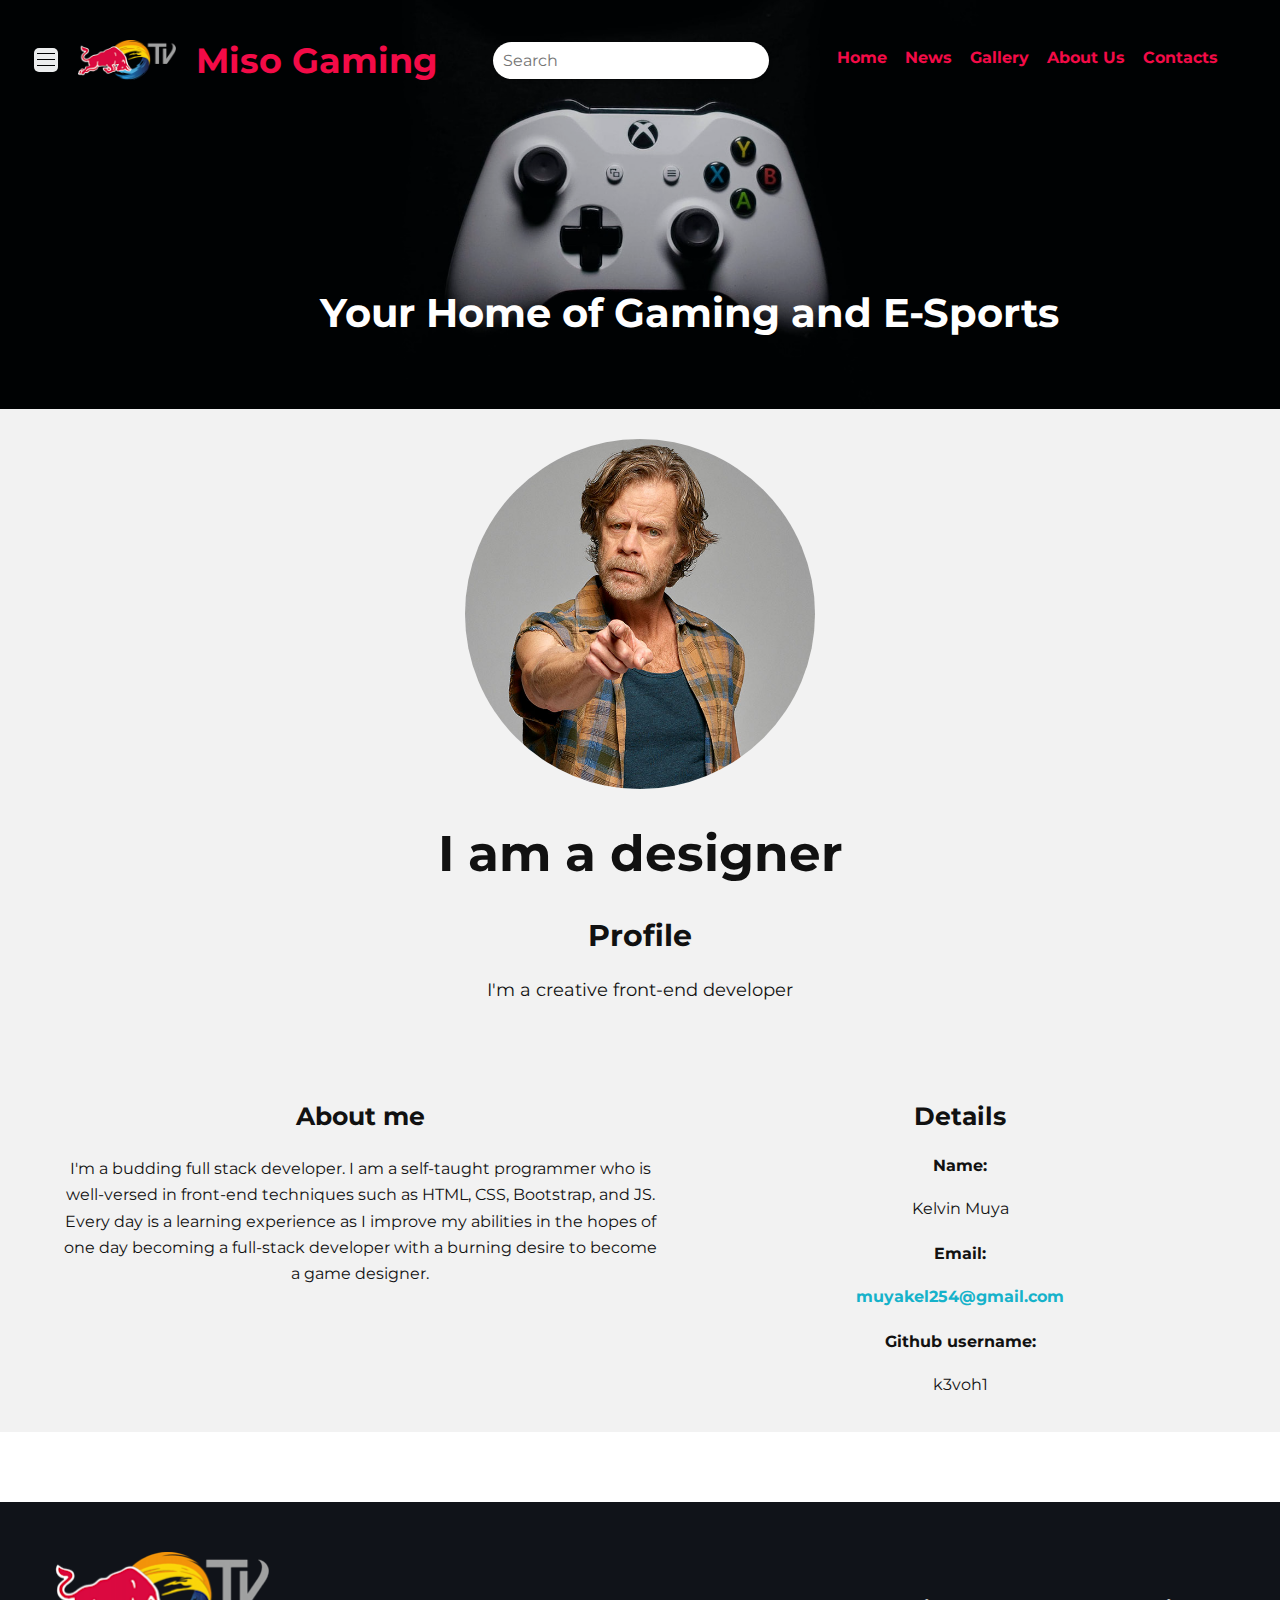
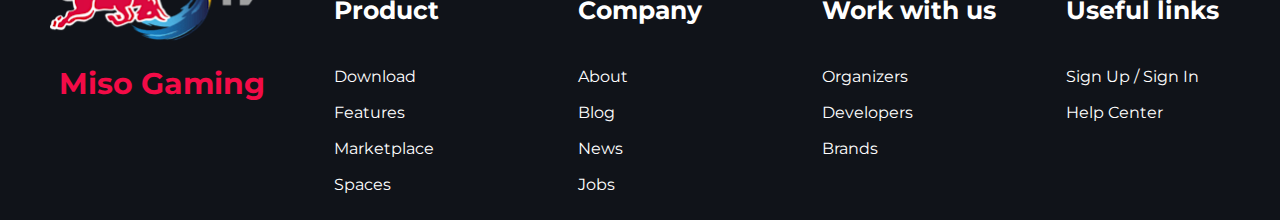
<file: portfolio.html>
<!DOCTYPE html>
<html lang="en">
  <head>
    <meta charset="UTF-8" />
    <meta http-equiv="X-UA-Compatible" content="IE=edge" />
    <meta name="viewport" content="width=device-width, initial-scale=1.0" />
    <title>Portfolio</title>

    <link rel="preconnect" href="https://fonts.googleapis.com" />
    <link rel="preconnect" href="https://fonts.gstatic.com" crossorigin />
    <link
      href="https://fonts.googleapis.com/css2?family=Montserrat:wght@400;700&display=swap"
      rel="stylesheet"
    />

    <link rel="preconnect" href="https://fonts.googleapis.com" />
    <link rel="preconnect" href="https://fonts.gstatic.com" crossorigin />
    <link
      href="https://fonts.googleapis.com/css2?family=Macondo&display=swap"
      rel="stylesheet"
    />

    <link rel="stylesheet" href="styles/header.css" />
    <link rel="stylesheet" href="styles/general.css" />
    <link rel="stylesheet" href="styles/main.css" />
    <link rel="stylesheet" href="styles/pagedown.css" />
    <link rel="stylesheet" href="styles/portfolio.css" />
  </head>
  <body>
    <div class="image-view">
      <div class="header">
        <div class="color-overlay"></div>
        <div class="header-content">
          <div class="left-section">
            <img
              class="hamburger-menu"
              src="/Icons/hamburger-menu.svg"
              alt=""
            />
            <img class="site-logo" src="images/redbulltv.png" alt="" />
            <div class="site-name">Miso Gaming</div>
          </div>

          <div class="middle-section">
            <input class="search-bar" type="text" placeholder="Search" />
          </div>
          <div class="right-section">
            <nav>
              <a class="nav-content" href="index.html"><div>Home</div></a>
              <a class="nav-content" href="news.html"><div>News</div></a>
              <a class="nav-content" href="gallery.html"><div>Gallery</div></a>
              <a class="nav-content" href="about.html"><div>About Us</div></a>
              <a class="nav-content" href="contact.html"><div>Contacts</div></a>
            </nav>
          </div>
        </div>
      </div>

      <div class="tag">Your Home of Gaming and E-Sports</div>
    </div>

    <div class="img-cont">
      <div class="img-cont1"></div>
      <h1>I am a designer</h1>
      <h2>Profile</h2>
      <span>I'm a creative front-end developer</span>
      <div class="personal-info">
        <div>
          <h3>About me</h3>
          <p>
            I'm a budding full stack developer. I am a self-taught programmer
            who is well-versed in front-end techniques such as HTML, CSS,
            Bootstrap, and JS. Every day is a learning experience as I improve
            my abilities in the hopes of one day becoming a full-stack developer
            with a burning desire to become a game designer.
          </p>
        </div>
        <div>
          <h3>Details</h3>
          <h4>Name:</h4>
          <p>Kelvin Muya</p>
          <h4>Email:</h4>
          <p><a href="mailto:muyakel254@gmail.com">muyakel254@gmail.com</a></p>
          <h4>Github username:</h4>
          <p>k3voh1</p>
        </div>
      </div>
    </div>

    <div class="bottom-container">
      <div>
        <img class="site-logo-fnal" src="images/redbulltv.png" alt="" />
        <div class="site-name1">Miso Gaming</div>
      </div>

      <div>
        <ul>
          <li><h3>Product</h3></li>
          <li>
            <a href="https://store.steampowered.com/" target="_blank"
              >Download</a
            >
          </li>
          <li><a href="gallery.html">Features</a></li>
          <li><a href="gallery.html">Marketplace</a></li>
          <li>
            <a href="https://twitter.com/TwitterGaming" target="_blank"
              >Spaces</a
            >
          </li>
        </ul>
      </div>

      <div>
        <ul>
          <li><h3>Company</h3></li>
          <a href="about.html">
            <li>About</li>
          </a>
          <li>
            <a href="https://blog.challengermode.com/" target="_blank">Blog</a>
          </li>
          <a href="news.html">
            <li>News</li>
          </a>
          <li>Jobs</li>
        </ul>
      </div>

      <div>
        <ul>
          <li><h3>Work with us</h3></li>
          <li><a href="contact.html">Organizers</a></li>
          <li><a href="contact.html">Developers</a></li>
          <li><a href="contact.html">Brands</a></li>
        </ul>
      </div>

      <div>
        <ul>
          <li><h3>Useful links</h3></li>
          <li><a href="login.html" target="_blank">Sign Up / Sign In</a></li>
          <a href="contact.html">
            <li>Help Center</li>
          </a>
        </ul>
      </div>
    </div>
  </body>
</html>
</file>
<file: styles/header.css>
.header {
  background: rgb(0, 22, 43) url("image10.jpg");
  background-size: cover;
  background-position: center;
  background-repeat: no-repeat;
  position: relative;
  height: 110%;
}

.color-overlay {
  width: 100%;
  height: 100%;
  background: rgb(0, 22, 43);
  position: absolute;
  opacity: 0.08;
}

.header-content {
  display: flex;
  flex-direction: row;
  height: 100px;
  justify-content: space-between;
  align-items: center;
  padding: 10px;
}

.left-section {
  display: flex;
  align-items: center;
}

.hamburger-menu {
  background-color: white;
  border-radius: 5px;
  height: 24px;
  margin-left: 24px;
  margin-right: 20px;
}
.hamburger-menu:hover {
  cursor: pointer;
  z-index: 1;
}

.site-logo {
  height: 40px;
  z-index: 1;
}

.site-name {
  margin-left: 20px;
  font-weight: 700;
  font-size: 30px;
  color: rgb(243, 11, 71);
  z-index: 1;
  font-size: 35px;
}

.middle-section {
  margin-left: 55px;
  margin-right: 35px;
  flex: 1;
  max-width: 400px;
  display: flex;
  align-items: center;
}

.search-bar {
  font-family: Montserrat;
  z-index: 1;
  flex: 1;
  height: 35px;
  padding-left: 10px;
  font-size: 16px;
  border: 1px solid rgb(192, 192, 192);
  border-radius: 20px;
  border: none;
  box-shadow: 1px 2px 3px rgba(0, 0, 0, 0.25);
  width: 0;
}

.right-section {
  z-index: 1;
  width: 426px;
  display: flex;
  align-items: center;
  justify-content: center;
  margin-right: 10px;
  flex-shrink: 0;
  padding: 15px;
}

.nav-content {
  z-index: 1;
  height: 24px;
  display: inline-block;
  text-decoration: none;
  margin-right: 10px;
  font-weight: 700;
  color: rgb(243, 11, 71);
  padding: 2px;
  transition: background-color 0.25s, color 0.25s;
}

.nav-content:hover {
  background-color: rgba(244, 244, 244, 0.99);
  border-radius: 2px;
  color: rgb(243, 11, 71);
}

.tag {
  position: absolute;
  top: 32%;
  left: 25%;
  font-size: 40px;
  font-weight: bold;
  color: white;
}
</file>
<file: styles/general.css>
body {
  margin: 0;
  font-family: Montserrat;
  height: 1000px;
}
.image-view {
  height: 372px;
}
</file>
<file: styles/main.css>
.home {
  padding-top: 85px;
  padding-left: 45px;
  padding-right: 40px;
  display: grid;
  grid-template-columns: 1fr 1fr 1fr;
  column-gap: 30px;
  row-gap: 80px;
}

.event-preview {
  display: flex;
  position: relative;
  flex-direction: column;
  justify-content: start;
  align-items: center;
  position: relative;
  height: 400px;
  border-radius: 10px;
  background: rgb(0, 22, 43);
  color: white;
  cursor: pointer;
}

.event-pic {
  margin-top: -15px;
  border-radius: 5px;
  height: 300px;
  width: 100%;
  object-fit: cover;
}

.event-title {
  margin-top: 15px;
  font-weight: 700;
  font-size: 25px;
}

.event-details {
  margin-top: 15px;
}
</file>
<file: styles/pagedown.css>
.bottom-container {
  color: white;
  background: rgb(16, 19, 25);
  display: grid;
  grid-template-columns: 1fr 1fr 1fr 1fr 1fr;
  margin-top: 70px;
  padding-left: 50px;
  padding-right: 30px;
  column-gap: 20px;
  padding-top: 10px;
  padding-bottom: 10px;
}
.site-name1 {
  margin-top: 20px;
  text-align: center;
  font-weight: 700;
  color: rgb(243, 11, 71);
  font-size: 30px;
}

ul {
  list-style-type: none;
}
li {
  padding-top: 17px;
}

.site-logo-fnal {
  margin-top: 40px;
  height: 30%;
}

.bottom-container a {
  text-decoration: none;
  color: white;
  font-weight: 400;
  transition: color 0.25s;
}
a:hover {
  color: rgb(22, 178, 202);
}
</file>
<file: styles/about.css>
body {
  background-color: white;
}
.tag {
  display: inline-block;
  left: 15%;
}

.landing-page {
  display: grid;
  grid-template-columns: 1fr 1fr;
  column-gap: 60px;
  padding-top: 100px;
  padding-left: 50px;
  margin-left: 25px;
  margin-right: 25px;
}

h1 {
  font-size: 50px;
}
h2 {
  font-size: 30px;
}
p {
  line-height: 1.65;
  font-size: 18px;
  font-weight: 500;
  text-align: justify;
}

img {
  height: 80%;
}

.landing-1 {
  display: flex;
  align-items: center;
  justify-content: space-around;
  margin-left: 25px;
  margin-right: 25px;
}

.main-p {
  font-weight: 700;
  font-size: 60px;
  margin: 0;
}
.main-p-def {
  margin: 0;
  padding-left: 20px;
  font-size: 20px;
  font-weight: 500;
  text-align: center;
}

.landing-title {
  text-align: center;
  font-size: 45px;
  font-weight: 700;
  margin-top: 150px;
}

.landing-2 {
  display: grid;
  grid-template-columns: 1fr 1fr 1fr;
  margin-left: 45px;
  margin-top: 70px;
  margin-right: 25px;
  padding-left: 30px;
  padding-right: 30px;
  column-gap: 30px;
}

.landing-cont-1 {
  display: flex;
  flex-direction: column;
  align-items: center;
  justify-content: space-between;
}

.p1 {
  line-height: 1.7;
  text-align: center;
}

.landing-cont-title {
  text-align: center;
  font-weight: 700;
  font-size: 25px;
}

a {
  text-decoration: none;
  color: rgb(22, 178, 202);
  font-weight: 700;
  transition: color 0.25s;
}
a:hover {
  color: rgb(17, 137, 156);
}

.last-page {
  display: grid;
  grid-template-columns: 1fr 1fr;
  column-gap: 20px;
  margin-top: 100px;
  margin-left: 35px;
  padding: 30px;
}

span {
  line-height: 1.7;
  font-size: 18px;
}

.tag-final {
  margin-top: 20px;
}

.team-img {
  object-fit: cover;
  width: 100%;
  height: 100%;
  border-radius: 20px;
}
</file>
<file: styles/contact.css>
body {
  background: white;
}

.tag {
  display: inline-block;
  left: 20%;
}

.landpage {
  display: flex;
  align-items: center;
  justify-content: space-around;
  padding-top: 120px;
  padding-left: 40px;
}

span {
  font-weight: 700;
  font-size: 22px;
  text-decoration: underline red;
}

.help {
  width: 400px;
  margin-bottom: 40px;
}

h3 {
  margin-top: 30px;
  margin-bottom: 30px;
}

button {
  background-color: rgb(219, 8, 64);
  border: none;
  color: white;
  padding-top: 15px;
  padding-bottom: 15px;
  padding-left: 15px;
  padding-right: 15px;
  border-radius: 10px;
  font-weight: 700;
  font-size: 18px;
  transition: padding-left 0.3s, background-color 0.25s, padding-right 0.3s;
}
button:hover {
  cursor: pointer;
  background-color: rgb(243, 11, 71);
  padding-left: 17px;
  padding-right: 17px;
}

.teaser-animation-container {
  position: relative;
  align-self: flex-start;
}

.bubble-container {
  position: absolute;
  border-radius: 32px 32px 32px 0px;
  padding: 28px;
  box-shadow: 0 9px 19px rgba(0, 15, 30, 0.12);
  top: 5%;
  right: -135%;
  width: 200px;
}

.bubble-text {
  margin: 0;
  white-space: pre-line;
}

.address-container {
  margin-left: 50px;
  margin-right: 100px;
  margin-top: 150px;
  display: grid;
  grid-template-columns: 1fr 1fr 1fr;
  column-gap: 50px;
  padding-left: 40px;
  padding-right: 40px;
  padding-top: 10px;
}

.add-title {
  display: block;
  font-weight: 700;
  font-size: 20px;
  margin-top: -50px;
  margin-right: 15px;
}

.add-office {
  color: rgb(219, 8, 64);
}

address {
  font-style: normal;
}

.add2 {
  padding-top: 20px;
}

.add3 address {
  line-height: 1.5;
}
a {
  color: rgb(219, 8, 64);
}
</file>
<file: styles/gallery.css>
body {
  background: rgb(16, 19, 25);
}
.gallery-container {
  display: grid;
  grid-template-columns: 1fr 1fr 1fr 1fr 1fr;
  row-gap: 20px;
  column-gap: 10px;
  margin-left: 45px;
  margin-top: 70px;
  margin-right: 25px;
  padding-left: 30px;
  padding-right: 30px;
}

.games-img {
  border-radius: 10px;
  object-fit: cover;
  height: 100%;
  width: 100%;
}
.gallery-title {
  color: white;
  padding-top: 120px;
  text-align: center;
  font-weight: 700;
  font-size: 40px;
}

.ghost-container {
  margin-top: 100px;
  position: relative;
}

.img-cont-ghost {
  display: inline-block;
  width: 500px;
  position: absolute;
  left: 40%;
  top: 40%;
}

.img-cont {
  object-fit: cover;
  width: 100%;
}

.ghost-info {
  color: white;
  display: inline-block;
  position: absolute;
  right: 15%;
  top: 5%;
  width: 500px;
}
.ghost-info,
.legend-info h2 {
  font-size: 65px;
}

.ghost-info,
.legend-info p {
  font-size: 20px;
}

.img-cont-legend {
  display: inline-block;
  width: 500px;
  position: absolute;
  right: 9.6%;
  top: 42%;
}

.legend-image {
  object-fit: cover;
  width: 60%;
}

.legend-container {
  margin-top: 100px;
  position: relative;
}

.img-cont1 {
  object-fit: cover;
  width: 100%;
}

.legend-info {
  color: white;
  display: inline-block;
  position: absolute;
  right: 0%;
  top: 5%;
  width: 500px;
}
</file>
<file: styles/login.css>
body {
  font-family: Montserrat;
  overflow: hidden;
}
.hero {
  height: 100%;
  width: 100%;
  background-image: linear-gradient(rgba(0, 0, 0, 0.4), rgba(0, 0, 0, 0.4)),
    url(image8.jpg);
  background-position: center;
  background-size: cover;
  position: absolute;
}

.form-box {
  height: 480px;
  width: 380px;
  position: relative;
  margin: 6% auto;
  background: black;
  padding: 5px;
  overflow: hidden;
}

.button-box {
  width: 220px;
  margin: 35px auto;
  position: relative;
  box-shadow: 0 0 20px 1px rgb(22, 178, 202);
  border-radius: 30px;
}

.toggle-btn {
  padding: 10px 30px;
  cursor: pointer;
  background: transparent;
  border: 0;
  outline: none;
  position: relative;
  color: white;
}

#btn {
  top: 0;
  left: 0;
  position: absolute;
  width: 110px;
  height: 100%;
  background: linear-gradient(to right, #ff105f, #ffad06);
  border-radius: 30px;
  transition: 0.5s;
}

.social-icons {
  margin: 30px auto;
  text-align: center;
}
.social-icons img {
  width: 30px;
  margin: 0 12px;
  box-shadow: 0 0 20px 0 #7f7f7f3d;
  cursor: pointer;
  border-radius: 30%;
  background-color: #fff;
}

.input-group {
  top: 180px;
  position: absolute;
  width: 280px;
  transition: 0.5s;
}
.input-field {
  width: 100%;
  padding: 10px 0;
  margin: 5px 0;
  border-left: 0;
  border-top: 0;
  border-right: 0;
  border-bottom: 1px solid #999;
  outline: none;
  background: transparent;
  color: #fff;
  font-family: Montserrat;
}

.input-field::placeholder {
  color: #fff;
}

.check-box {
  margin: 30px 10px 30px 0;
}

span {
  color: white;
  font-size: 13px;
  bottom: 64px;
  position: absolute;
}
.submit-btn {
  width: 85%;
  padding: 10px 30px;
  cursor: pointer;
  display: block;
  margin: auto;
  background: linear-gradient(to right, #ff105f, #ffad06);
  border: 0;
  outline: none;
  border-radius: 30px;
  color: white;
}

#login {
  left: 50px;
}

#register {
  left: 450px;
}
</file>
<file: styles/news.css>
body {
  background: white;
}
.right-section {
  width: 430px;
}

.tag {
  display: inline-block;
  left: 21%;
}

.landing-page {
  display: grid;
  grid-template-columns: 1fr 1fr 1fr;
  column-gap: 35px;
  row-gap: 55px;
  padding-top: 100px;
  padding-left: 40px;
  padding-right: 10px;
  margin-left: 25px;
  margin-right: 30px;
}

.news-pic {
  object-fit: cover;
  height: 100%;
  width: 100%;
  border-radius: 20px;
}

.news-info {
  margin-top: 10px;
}
span {
  font-weight: 700;
}

a {
  text-decoration: none;
  color: rgb(22, 178, 202);
  font-weight: 700;
  transition: color 0.25s;
}
a:hover {
  color: rgb(17, 137, 156);
}

.tag-cont {
  margin-top: 30px;
}

.tittle-tag {
  color: black;
}
.tittle-tag:hover {
  color: black;
}
</file>
<file: styles/portfolio.css>
.img-cont {
  padding-top: 410px;
  height: 650px;
  background-image: none;
  background-color: rgb(242, 242, 242);
  color: rgb(17, 17, 17);
  text-align: center;
}

.img-cont1 {
  width: 350px;
  height: 350px;
  background-image: url(frank.jpg);
  background-position: 50% 50%;
  margin: -343px auto 0;
  object-fit: cover;
  display: block;
  background-size: cover;
  background-position: 50% 50%;
  background-repeat: no-repeat;
  border-radius: 50%;
}

h1 {
  font-size: 50px;
}

h2 {
  font-size: 30px;
}
h3 {
  font-size: 25px;
  margin-top: 50px;
}

span {
  font-size: 18px;
}

.personal-info {
  display: grid;
  grid-template-columns: 1fr 1fr;
  padding-left: 60px;
  padding-right: 20px;
  padding-top: 50px;
}

p {
  line-height: 1.65;
}

a {
  text-decoration: none;
  color: rgb(22, 178, 202);
  font-weight: 700;
  transition: color 0.25s;
}
a:hover {
  color: rgb(17, 137, 156);
}
</file>
